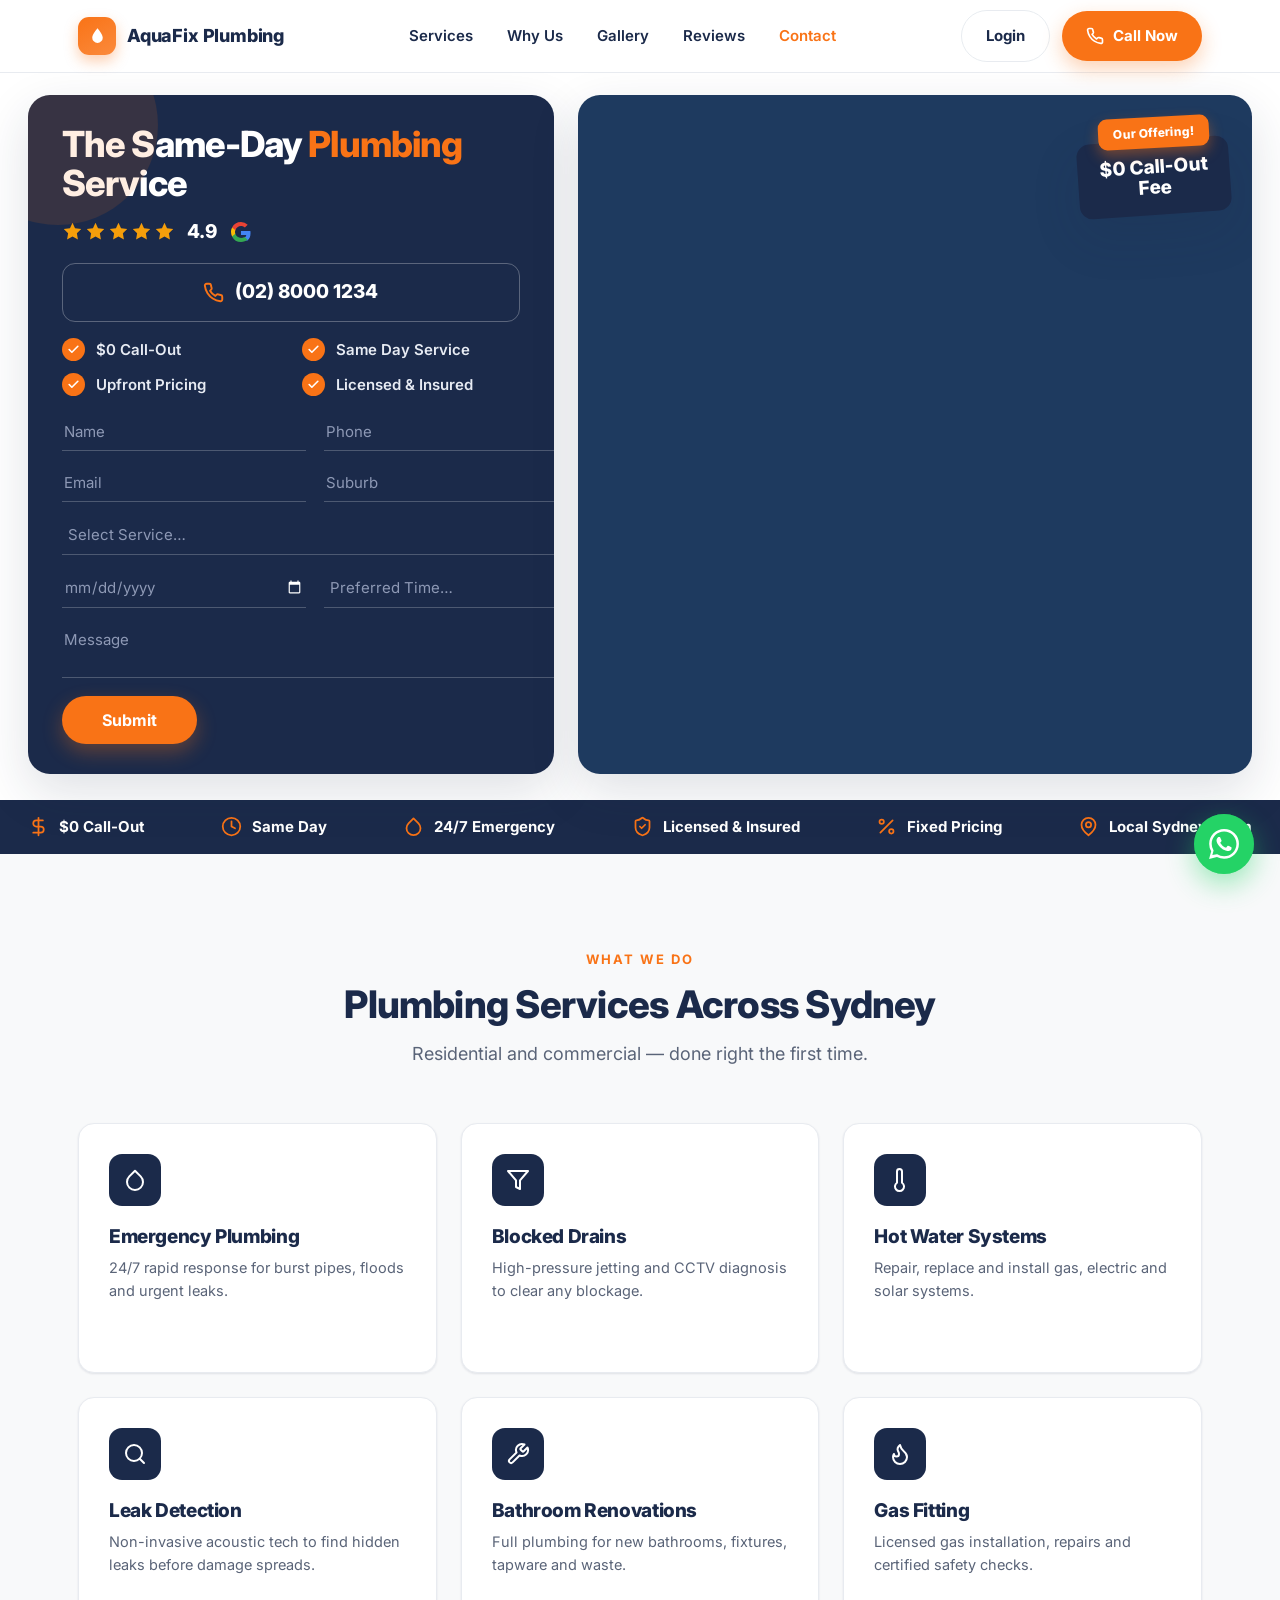
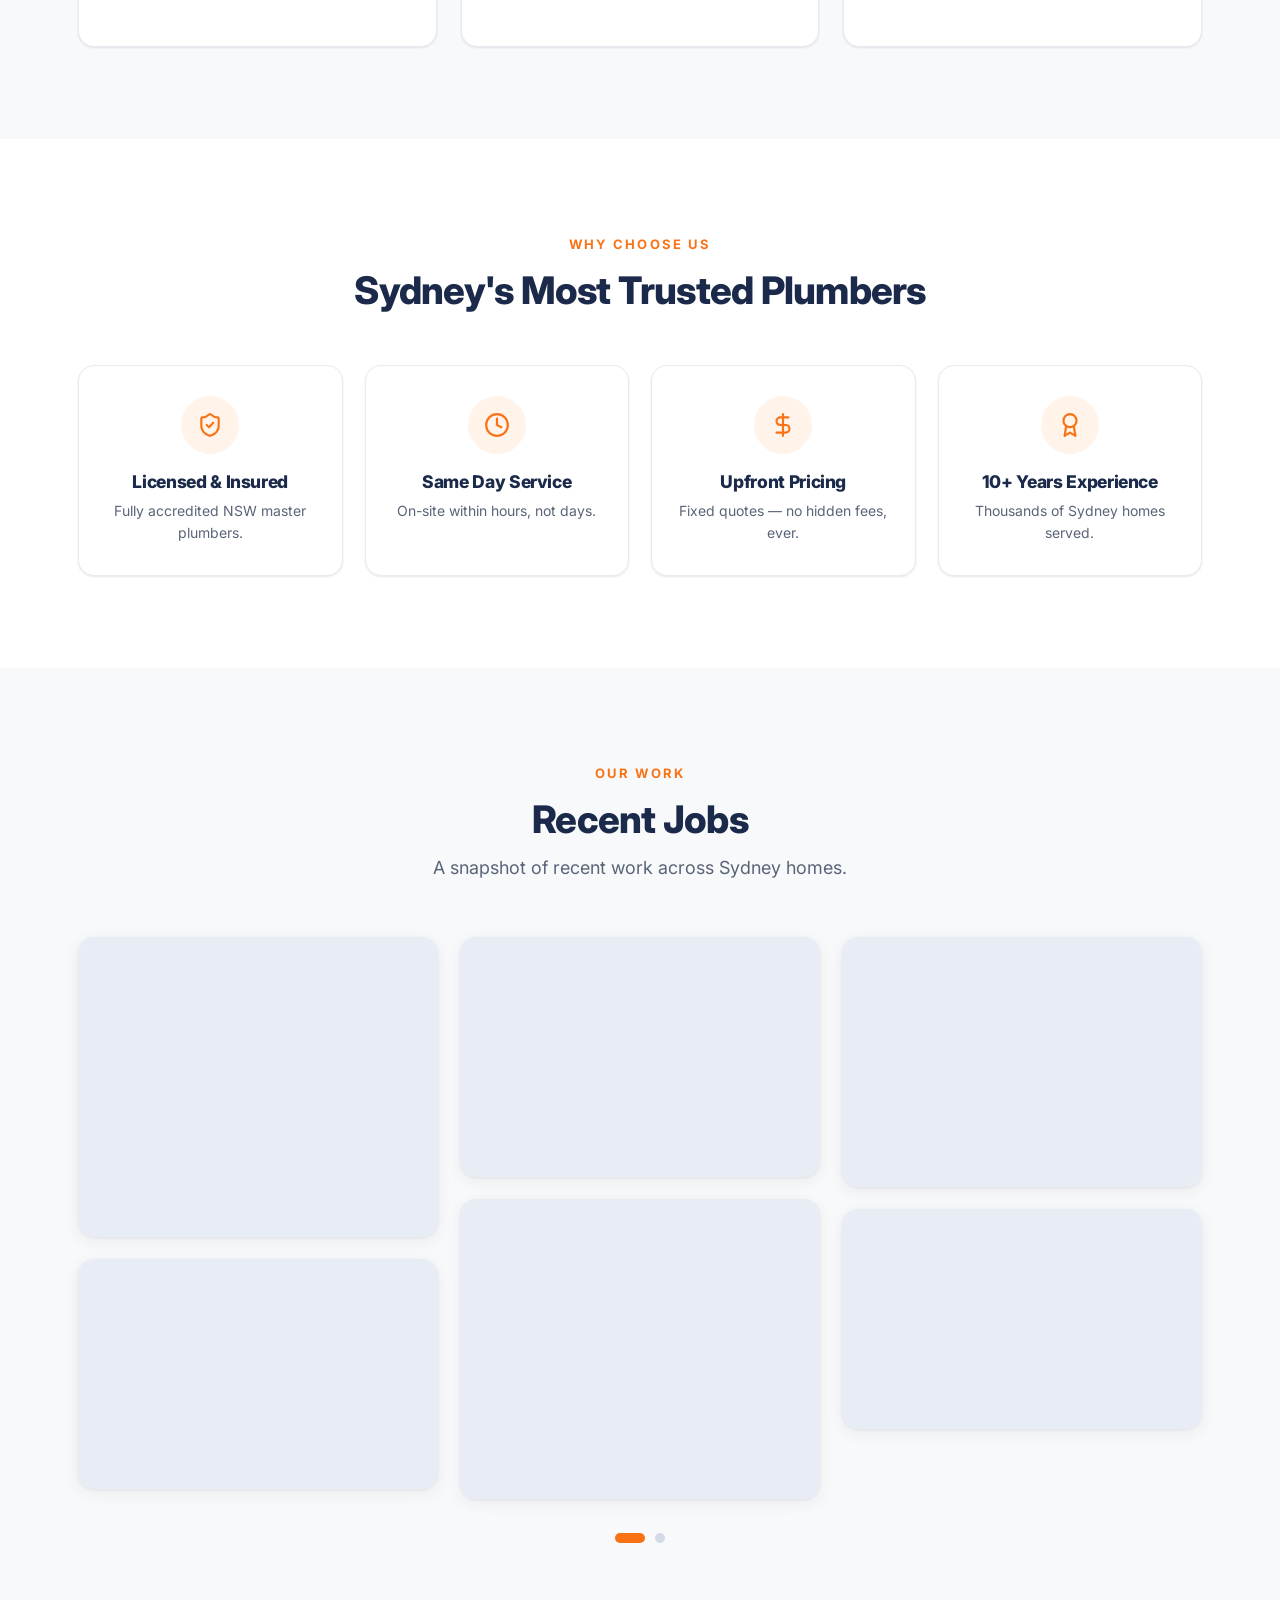
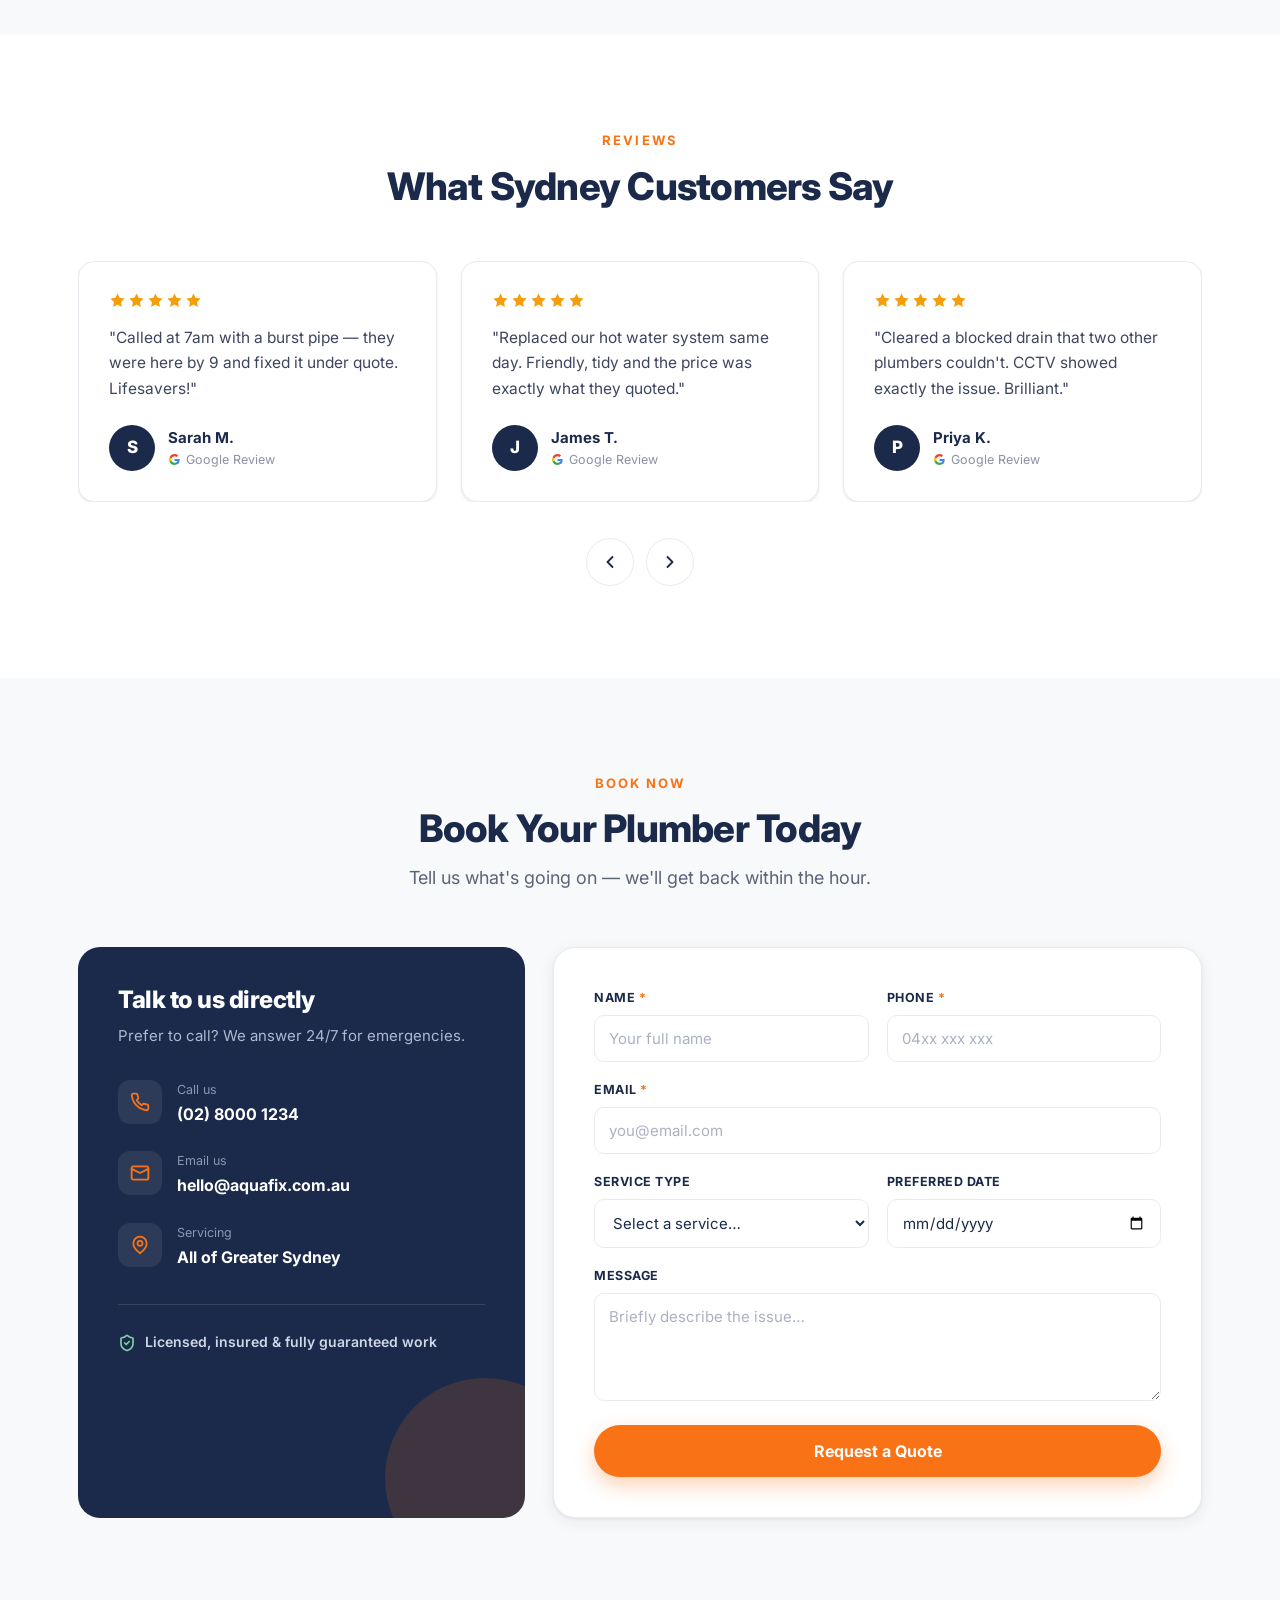
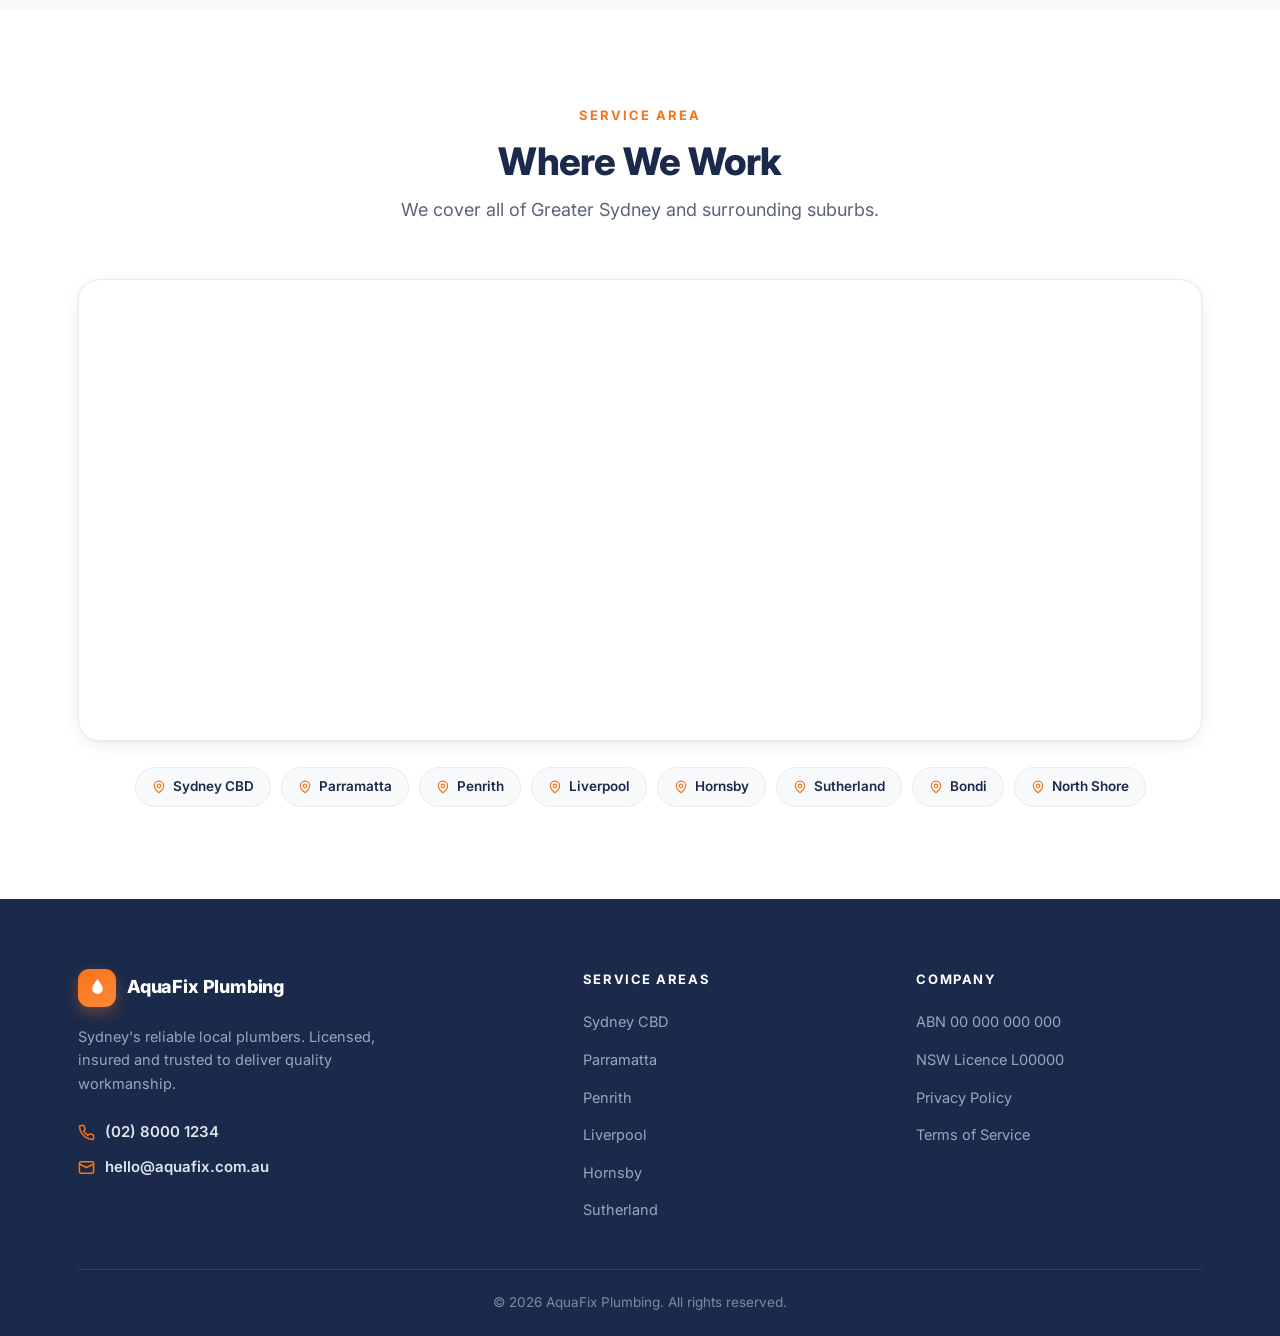
<file: index.html>
<!DOCTYPE html>
<html lang="en-AU">
<head>
<meta charset="UTF-8">
<meta name="viewport" content="width=device-width, initial-scale=1">
<title>AquaFix Plumbing — Your Trusted Local Plumber in Sydney</title>
<link rel="preconnect" href="https://fonts.googleapis.com">
<link rel="preconnect" href="https://fonts.gstatic.com" crossorigin>
<link href="https://fonts.googleapis.com/css2?family=Inter:wght@400;500;600;700;800;900&display=swap" rel="stylesheet">
<link rel="stylesheet" href="styles.css">
</head>
<body>
<div class="announcement-bar" id="announcementBar" style="display:none;background:var(--navy);color:#fff;text-align:center;font-size:13.5px;font-weight:600;padding:9px 16px" id="announcementBar"></div>

<!-- ============ NAV ============ -->
<header class="nav" id="nav">
  <div class="wrap nav-inner">
    <a href="#top" class="brand">
      <span class="brand-mark">
        <svg viewBox="0 0 24 24" fill="currentColor"><path d="M12 2.5c2.2 3 6 7 6 10.8a6 6 0 0 1-12 0C6 9.5 9.8 5.5 12 2.5z"/></svg>
      </span>
      <span class="business-name">AquaFix Plumbing</span>
    </a>

    <nav class="nav-links">
      <a href="#services">Services</a>
      <a href="#why">Why Us</a>
      <a href="#gallery">Gallery</a>
      <a href="#reviews">Reviews</a>
      <a href="#contact">Contact</a>
    </nav>

    <div class="nav-cta">
      <a href="#" class="btn btn-ghost">Login</a>
      <a href="tel:0280001234" class="btn btn-orange">
        <svg viewBox="0 0 24 24" fill="none" stroke="currentColor" stroke-width="2.2" stroke-linecap="round" stroke-linejoin="round"><path d="M22 16.92v3a2 2 0 0 1-2.18 2 19.79 19.79 0 0 1-8.63-3.07 19.5 19.5 0 0 1-6-6 19.79 19.79 0 0 1-3.07-8.67A2 2 0 0 1 4.11 2h3a2 2 0 0 1 2 1.72c.13.96.36 1.9.7 2.81a2 2 0 0 1-.45 2.11L8.09 9.91a16 16 0 0 0 6 6l1.27-1.27a2 2 0 0 1 2.11-.45c.9.34 1.85.57 2.81.7A2 2 0 0 1 22 16.92z"/></svg>
        Call Now
      </a>
      <button class="nav-toggle" id="navToggle" aria-label="Menu">
        <svg viewBox="0 0 24 24" fill="none" stroke="currentColor" stroke-width="2.2" stroke-linecap="round"><path d="M3 6h18M3 12h18M3 18h18"/></svg>
      </button>
    </div>
  </div>
</header>

<!-- mobile drawer -->
<div class="drawer" id="drawer">
  <div class="drawer-bg" data-close></div>
  <div class="drawer-panel">
    <div class="drawer-top">
      <span class="brand"><span class="brand-mark brand-mark--drawer"><svg viewBox="0 0 24 24" fill="currentColor"><path d="M12 2.5c2.2 3 6 7 6 10.8a6 6 0 0 1-12 0C6 9.5 9.8 5.5 12 2.5z"/></svg></span></span>
      <button class="nav-toggle" data-close aria-label="Close">
        <svg viewBox="0 0 24 24" fill="none" stroke="currentColor" stroke-width="2.2" stroke-linecap="round"><path d="M18 6 6 18M6 6l12 12"/></svg>
      </button>
    </div>
    <a class="dlink" href="#services" data-close>Services</a>
    <a class="dlink" href="#why" data-close>Why Us</a>
    <a class="dlink" href="#gallery" data-close>Gallery</a>
    <a class="dlink" href="#reviews" data-close>Reviews</a>
    <a class="dlink" href="#contact" data-close>Contact</a>
    <div class="drawer-actions">
      <a href="#" class="btn btn-ghost" data-close>Login</a>
      <a href="tel:0280001234" class="btn btn-orange" data-close>Call (02) 8000 1234</a>
    </div>
  </div>
</div>

<span id="top"></span>

<!-- ============ HERO ============ -->
<section class="hero">
  <div class="wrap hero-grid">

    <!-- left: form card -->
    <div class="hero-card">
      <div id="heroFormWrap">
        <h1 id="heroHeading">The Same-Day <span class="text-orange">Plumbing</span> Service</h1>
        <p id="heroSubheading" style="display:none;color:#c8d0e0;font-size:14.5px;margin-bottom:10px;line-height:1.5"></p>
        <div class="hero-rating">
          <span class="stars" data-stars="5"></span>
          <span class="score">4.9</span>
          <span class="gmark" id="heroG"></span>
        </div>
        <a href="tel:0280001234" class="hero-phonebtn">
          <svg viewBox="0 0 24 24" fill="none" stroke="currentColor" stroke-width="2.2" stroke-linecap="round" stroke-linejoin="round"><path d="M22 16.92v3a2 2 0 0 1-2.18 2 19.79 19.79 0 0 1-8.63-3.07 19.5 19.5 0 0 1-6-6 19.79 19.79 0 0 1-3.07-8.67A2 2 0 0 1 4.11 2h3a2 2 0 0 1 2 1.72c.13.96.36 1.9.7 2.81a2 2 0 0 1-.45 2.11L8.09 9.91a16 16 0 0 0 6 6l1.27-1.27a2 2 0 0 1 2.11-.45c.9.34 1.85.57 2.81.7A2 2 0 0 1 22 16.92z"/></svg>
          (02) 8000 1234
        </a>
        <ul class="hero-checks" id="heroChecks"></ul>

        <form class="hero-form" id="heroForm" novalidate>
          <div class="hgrid">
            <div class="hfield"><input type="text" name="name" placeholder="Name" required></div>
            <div class="hfield"><input type="tel" name="phone" placeholder="Phone" required></div>
            <div class="hfield"><input type="email" name="email" placeholder="Email" required></div>
            <div class="hfield"><input type="text" name="suburb" placeholder="Suburb"></div>
            <div class="hfield full">
              <select name="service">
                <option value="">Select Service…</option>
                <option>Emergency Plumbing</option>
                <option>Blocked Drains</option>
                <option>Hot Water Systems</option>
                <option>Leak Detection</option>
                <option>Bathroom Renovations</option>
                <option>Gas Fitting</option>
              </select>
            </div>
            <div class="hfield"><input type="date" name="date"></div>
            <div class="hfield">
              <select name="time">
                <option value="">Preferred Time…</option>
                <option>Morning (8am–12pm)</option>
                <option>Afternoon (12pm–5pm)</option>
                <option>Evening (5pm–8pm)</option>
                <option>ASAP / Emergency</option>
              </select>
            </div>
            <div class="hfield full"><textarea name="message" placeholder="Message"></textarea></div>
          </div>
          <div class="hero-submit">
            <button type="submit" class="btn btn-orange">Submit</button>
          </div>
        </form>
      </div>

      <div class="hero-success" id="heroSuccess">
        <div class="check"><svg viewBox="0 0 24 24" fill="none" stroke="currentColor" stroke-width="2.4" stroke-linecap="round" stroke-linejoin="round"><path d="M20 6 9 17l-5-5"/></svg></div>
        <h2>Thanks — request received!</h2>
        <p>One of our Sydney plumbers will call you back within the hour.</p>
      </div>
    </div>

    <!-- right: team photo -->
    <div class="hero-photo">
      <div id="hero-photo"></div>
      <div class="hero-offer" id="heroBadge">
        <span class="tag">Our Offering!</span>
        <div class="box" id="heroBadgeBox">$0 Call-Out<br>Fee</div>
      </div>
    </div>

  </div>

  <div class="hero-strip">
    <div class="wrap" id="heroStrip"></div>
  </div>
</section>

<!-- ============ SERVICES ============ -->
<section class="section section--grey" id="services">
  <div class="wrap">
    <div class="sec-head">
      <span class="eyebrow">What We Do</span>
      <h2>Plumbing Services Across Sydney</h2>
      <p>Residential and commercial — done right the first time.</p>
    </div>
    <div class="svc-grid" id="svcGrid"></div>
  </div>
</section>

<!-- ============ WHY CHOOSE US ============ -->
<section class="section" id="why">
  <div class="wrap">
    <div class="sec-head">
      <span class="eyebrow">Why Choose Us</span>
      <h2>Sydney's Most Trusted Plumbers</h2>
    </div>
    <div class="why-grid" id="whyGrid"></div>
  </div>
</section>

<!-- ============ GALLERY ============ -->
<section class="section section--grey" id="gallery">
  <div class="wrap">
    <div class="sec-head">
      <span class="eyebrow">Our Work</span>
      <h2>Recent Jobs</h2>
      <p>A snapshot of recent work across Sydney homes.</p>
    </div>

    <div class="gallery-page active" data-page="0">
      <div class="masonry">
        <div class="gal-ph" style="height:300px"></div>
        <div class="gal-ph" style="height:230px"></div>
        <div class="gal-ph" style="height:240px"></div>
        <div class="gal-ph" style="height:300px"></div>
        <div class="gal-ph" style="height:250px"></div>
        <div class="gal-ph" style="height:220px"></div>
      </div>
    </div>
    <div class="gallery-page" data-page="1">
      <div class="masonry">
        <div class="gal-ph" style="height:240px"></div>
        <div class="gal-ph" style="height:300px"></div>
        <div class="gal-ph" style="height:230px"></div>
        <div class="gal-ph" style="height:300px"></div>
        <div class="gal-ph" style="height:230px"></div>
        <div class="gal-ph" style="height:250px"></div>
      </div>
    </div>

    <div class="dots" id="galleryDots">
      <button class="active" data-go="0" aria-label="Page 1"></button>
      <button data-go="1" aria-label="Page 2"></button>
    </div>
  </div>
</section>

<!-- ============ REVIEWS ============ -->
<section class="section" id="reviews">
  <div class="wrap">
    <div class="sec-head">
      <span class="eyebrow">Reviews</span>
      <h2>What Sydney Customers Say</h2>
    </div>
    <div class="rev-viewport">
      <div class="rev-track" id="revTrack"></div>
    </div>
    <div class="carousel-nav">
      <button class="cnav" id="revPrev" aria-label="Previous">
        <svg viewBox="0 0 24 24" fill="none" stroke="currentColor" stroke-width="2.2" stroke-linecap="round" stroke-linejoin="round"><path d="m15 18-6-6 6-6"/></svg>
      </button>
      <div class="rev-dots" id="revDots"></div>
      <button class="cnav" id="revNext" aria-label="Next">
        <svg viewBox="0 0 24 24" fill="none" stroke="currentColor" stroke-width="2.2" stroke-linecap="round" stroke-linejoin="round"><path d="m9 18 6-6-6-6"/></svg>
      </button>
    </div>
  </div>
</section>

<!-- ============ BOOKING ============ -->
<section class="section section--grey" id="contact">
  <div class="wrap">
    <div class="sec-head">
      <span class="eyebrow">Book Now</span>
      <h2>Book Your Plumber Today</h2>
      <p>Tell us what's going on — we'll get back within the hour.</p>
    </div>

    <div class="book-grid">
      <aside class="book-info">
        <h3>Talk to us directly</h3>
        <p>Prefer to call? We answer 24/7 for emergencies.</p>
        <div class="contact-row">
          <span class="contact-ic"><svg viewBox="0 0 24 24" fill="none" stroke="currentColor" stroke-width="2.2" stroke-linecap="round" stroke-linejoin="round"><path d="M22 16.92v3a2 2 0 0 1-2.18 2 19.79 19.79 0 0 1-8.63-3.07 19.5 19.5 0 0 1-6-6 19.79 19.79 0 0 1-3.07-8.67A2 2 0 0 1 4.11 2h3a2 2 0 0 1 2 1.72c.13.96.36 1.9.7 2.81a2 2 0 0 1-.45 2.11L8.09 9.91a16 16 0 0 0 6 6l1.27-1.27a2 2 0 0 1 2.11-.45c.9.34 1.85.57 2.81.7A2 2 0 0 1 22 16.92z"/></svg></span>
          <div><div class="lbl">Call us</div><div class="val">(02) 8000 1234</div></div>
        </div>
        <div class="contact-row">
          <span class="contact-ic"><svg viewBox="0 0 24 24" fill="none" stroke="currentColor" stroke-width="2.2" stroke-linecap="round" stroke-linejoin="round"><rect x="2" y="4" width="20" height="16" rx="2"/><path d="m22 7-10 5L2 7"/></svg></span>
          <div><div class="lbl">Email us</div><div class="val">hello@aquafix.com.au</div></div>
        </div>
        <div class="contact-row">
          <span class="contact-ic"><svg viewBox="0 0 24 24" fill="none" stroke="currentColor" stroke-width="2.2" stroke-linecap="round" stroke-linejoin="round"><path d="M20 10c0 6-8 12-8 12s-8-6-8-12a8 8 0 0 1 16 0z"/><circle cx="12" cy="10" r="3"/></svg></span>
          <div><div class="lbl">Servicing</div><div class="val">All of Greater Sydney</div></div>
        </div>
        <div class="book-trust">
          <svg viewBox="0 0 24 24" fill="none" stroke="currentColor" stroke-width="2.2" stroke-linecap="round" stroke-linejoin="round"><path d="M20 13c0 5-3.5 7.5-7.7 8.95a1 1 0 0 1-.6.01C7.5 20.5 4 18 4 13V6a1 1 0 0 1 1-1c2 0 4.5-1.2 6.24-2.72a1.17 1.17 0 0 1 1.52 0C14.51 3.81 17 5 19 5a1 1 0 0 1 1 1z"/><path d="m9 12 2 2 4-4"/></svg>
          Licensed, insured &amp; fully guaranteed work
        </div>
      </aside>

      <div class="book-form">
        <form id="bookForm" novalidate>
          <div class="form-grid">
            <div class="field">
              <label>Name <span class="req">*</span></label>
              <input type="text" name="name" placeholder="Your full name" required>
              <span class="err-msg">Please enter your name</span>
            </div>
            <div class="field">
              <label>Phone <span class="req">*</span></label>
              <input type="tel" name="phone" placeholder="04xx xxx xxx" required>
              <span class="err-msg">Please enter a valid phone</span>
            </div>
            <div class="field full">
              <label>Email <span class="req">*</span></label>
              <input type="email" name="email" placeholder="you@email.com" required>
              <span class="err-msg">Please enter a valid email</span>
            </div>
            <div class="field">
              <label>Service Type</label>
              <select name="service">
                <option value="">Select a service…</option>
                <option>Emergency Plumbing</option>
                <option>Blocked Drains</option>
                <option>Hot Water Systems</option>
                <option>Leak Detection</option>
                <option>Bathroom Renovations</option>
                <option>Gas Fitting</option>
                <option>Other</option>
              </select>
            </div>
            <div class="field">
              <label>Preferred Date</label>
              <input type="date" name="date">
            </div>
            <div class="field full">
              <label>Message</label>
              <textarea name="message" placeholder="Briefly describe the issue…"></textarea>
            </div>
            <div class="field full form-submit">
              <button type="submit" class="btn btn-orange btn-lg">Request a Quote</button>
            </div>
          </div>
        </form>
        <div class="form-success" id="formSuccess">
          <div class="check"><svg viewBox="0 0 24 24" fill="none" stroke="currentColor" stroke-width="2.4" stroke-linecap="round" stroke-linejoin="round"><path d="M20 6 9 17l-5-5"/></svg></div>
          <h3>Request received!</h3>
          <p>Thanks — one of our Sydney plumbers will call you back within the hour.</p>
        </div>
      </div>
    </div>
  </div>
</section>

<!-- ============ MAP ============ -->
<section class="section" id="area">
  <div class="wrap">
    <div class="sec-head">
      <span class="eyebrow">Service Area</span>
      <h2>Where We Work</h2>
      <p>We cover all of Greater Sydney and surrounding suburbs.</p>
    </div>
    <div class="map-wrap">
      <iframe loading="lazy" referrerpolicy="no-referrer-when-downgrade"
        src="https://www.google.com/maps?q=Sydney%20NSW%20Australia&z=10&output=embed"></iframe>
    </div>
    <div class="map-chips" id="mapChips"></div>
  </div>
</section>

<!-- ============ FOOTER ============ -->
<footer class="footer">
  <div class="wrap">
    <div class="footer-grid">
      <div>
        <a href="#top" class="brand">
          <span class="brand-mark"><svg viewBox="0 0 24 24" fill="currentColor"><path d="M12 2.5c2.2 3 6 7 6 10.8a6 6 0 0 1-12 0C6 9.5 9.8 5.5 12 2.5z"/></svg></span>
          <span class="business-name">AquaFix Plumbing</span>
        </a>
        <p class="footer-tag">Sydney's reliable local plumbers. Licensed, insured and trusted to deliver quality workmanship.</p>
        <div class="footer-contact">
          <a href="tel:0280001234"><svg viewBox="0 0 24 24" fill="none" stroke="currentColor" stroke-width="2.2" stroke-linecap="round" stroke-linejoin="round"><path d="M22 16.92v3a2 2 0 0 1-2.18 2 19.79 19.79 0 0 1-8.63-3.07 19.5 19.5 0 0 1-6-6 19.79 19.79 0 0 1-3.07-8.67A2 2 0 0 1 4.11 2h3a2 2 0 0 1 2 1.72c.13.96.36 1.9.7 2.81a2 2 0 0 1-.45 2.11L8.09 9.91a16 16 0 0 0 6 6l1.27-1.27a2 2 0 0 1 2.11-.45c.9.34 1.85.57 2.81.7A2 2 0 0 1 22 16.92z"/></svg> (02) 8000 1234</a>
          <a href="mailto:hello@aquafix.com.au"><svg viewBox="0 0 24 24" fill="none" stroke="currentColor" stroke-width="2.2" stroke-linecap="round" stroke-linejoin="round"><rect x="2" y="4" width="20" height="16" rx="2"/><path d="m22 7-10 5L2 7"/></svg> hello@aquafix.com.au</a>
        </div>
      </div>
      <div class="footer-col">
        <h4>Service Areas</h4>
        <ul id="footerAreas">
          <li><a href="#area">Sydney CBD</a></li>
          <li><a href="#area">Parramatta</a></li>
          <li><a href="#area">Penrith</a></li>
          <li><a href="#area">Liverpool</a></li>
          <li><a href="#area">Hornsby</a></li>
          <li><a href="#area">Sutherland</a></li>
        </ul>
      </div>
      <div class="footer-col">
        <h4>Company</h4>
        <ul>
          <li id="footerAbn"><a href="#">ABN 00 000 000 000</a></li>
          <li id="footerLicence"><a href="#">NSW Licence L00000</a></li>
          <li><a href="#">Privacy Policy</a></li>
          <li><a href="#">Terms of Service</a></li>
        </ul>
      </div>
    </div>
    <div class="footer-bar">© 2026 AquaFix Plumbing. All rights reserved.</div>
  </div>
</footer>

<!-- floating WhatsApp --><a href="#" class="fab-wa" aria-label="WhatsApp us">
  <svg viewBox="0 0 24 24" fill="currentColor"><path d="M.057 24l1.687-6.163a11.867 11.867 0 0 1-1.587-5.946C.16 5.335 5.495 0 12.05 0a11.817 11.817 0 0 1 8.413 3.488 11.824 11.824 0 0 1 3.48 8.414c-.003 6.557-5.338 11.892-11.893 11.892a11.9 11.9 0 0 1-5.688-1.448L.057 24zm6.597-3.807c1.676.995 3.276 1.591 5.392 1.592 5.448 0 9.886-4.434 9.889-9.885.002-5.462-4.415-9.89-9.881-9.892-5.452 0-9.887 4.434-9.889 9.884a9.86 9.86 0 0 0 1.51 5.26l-.999 3.648 3.477-.607zm11.387-5.464c-.074-.124-.272-.198-.57-.347-.297-.149-1.758-.868-2.031-.967-.272-.099-.47-.149-.669.149-.198.297-.768.967-.941 1.165-.173.198-.347.223-.644.074-.297-.149-1.255-.462-2.39-1.475-.883-.788-1.48-1.761-1.653-2.059-.173-.297-.018-.458.13-.606.134-.133.297-.347.446-.521.151-.172.2-.296.3-.495.099-.198.05-.372-.025-.521-.075-.148-.669-1.611-.916-2.206-.242-.579-.487-.501-.669-.51l-.57-.01c-.198 0-.52.074-.792.372s-1.04 1.016-1.04 2.479 1.065 2.876 1.213 3.074c.149.198 2.095 3.2 5.076 4.487.709.306 1.263.489 1.694.626.712.226 1.36.194 1.872.118.571-.085 1.758-.719 2.006-1.413.248-.694.248-1.289.173-1.413z"/></svg>
</a>

<!-- mobile sticky action bar -->
<div class="mobile-bar">
  <a href="#" class="mbtn mbtn-wa" aria-label="WhatsApp us">
    <svg viewBox="0 0 24 24" fill="currentColor"><path d="M.057 24l1.687-6.163a11.867 11.867 0 0 1-1.587-5.946C.16 5.335 5.495 0 12.05 0a11.817 11.817 0 0 1 8.413 3.488 11.824 11.824 0 0 1 3.48 8.414c-.003 6.557-5.338 11.892-11.893 11.892a11.9 11.9 0 0 1-5.688-1.448L.057 24zm6.597-3.807c1.676.995 3.276 1.591 5.392 1.592 5.448 0 9.886-4.434 9.889-9.885.002-5.462-4.415-9.89-9.881-9.892-5.452 0-9.887 4.434-9.889 9.884a9.86 9.86 0 0 0 1.51 5.26l-.999 3.648 3.477-.607zm11.387-5.464c-.074-.124-.272-.198-.57-.347-.297-.149-1.758-.868-2.031-.967-.272-.099-.47-.149-.669.149-.198.297-.768.967-.941 1.165-.173.198-.347.223-.644.074-.297-.149-1.255-.462-2.39-1.475-.883-.788-1.48-1.761-1.653-2.059-.173-.297-.018-.458.13-.606.134-.133.297-.347.446-.521.151-.172.2-.296.3-.495.099-.198.05-.372-.025-.521-.075-.148-.669-1.611-.916-2.206-.242-.579-.487-.501-.669-.51l-.57-.01c-.198 0-.52.074-.792.372s-1.04 1.016-1.04 2.479 1.065 2.876 1.213 3.074c.149.198 2.095 3.2 5.076 4.487.709.306 1.263.489 1.694.626.712.226 1.36.194 1.872.118.571-.085 1.758-.719 2.006-1.413.248-.694.248-1.289.173-1.413z"/></svg>
    WhatsApp
  </a>
  <a href="tel:0280001234" class="mbtn mbtn-call">
    <svg viewBox="0 0 24 24" fill="none" stroke="currentColor" stroke-width="2.2" stroke-linecap="round" stroke-linejoin="round"><path d="M22 16.92v3a2 2 0 0 1-2.18 2 19.79 19.79 0 0 1-8.63-3.07 19.5 19.5 0 0 1-6-6 19.79 19.79 0 0 1-3.07-8.67A2 2 0 0 1 4.11 2h3a2 2 0 0 1 2 1.72c.13.96.36 1.9.7 2.81a2 2 0 0 1-.45 2.11L8.09 9.91a16 16 0 0 0 6 6l1.27-1.27a2 2 0 0 1 2.11-.45c.9.34 1.85.57 2.81.7A2 2 0 0 1 22 16.92z"/></svg>
    Call Now
  </a>
</div>

<script src="config.js"></script>
<script src="app.js"></script>
</body>
</html>
</file>
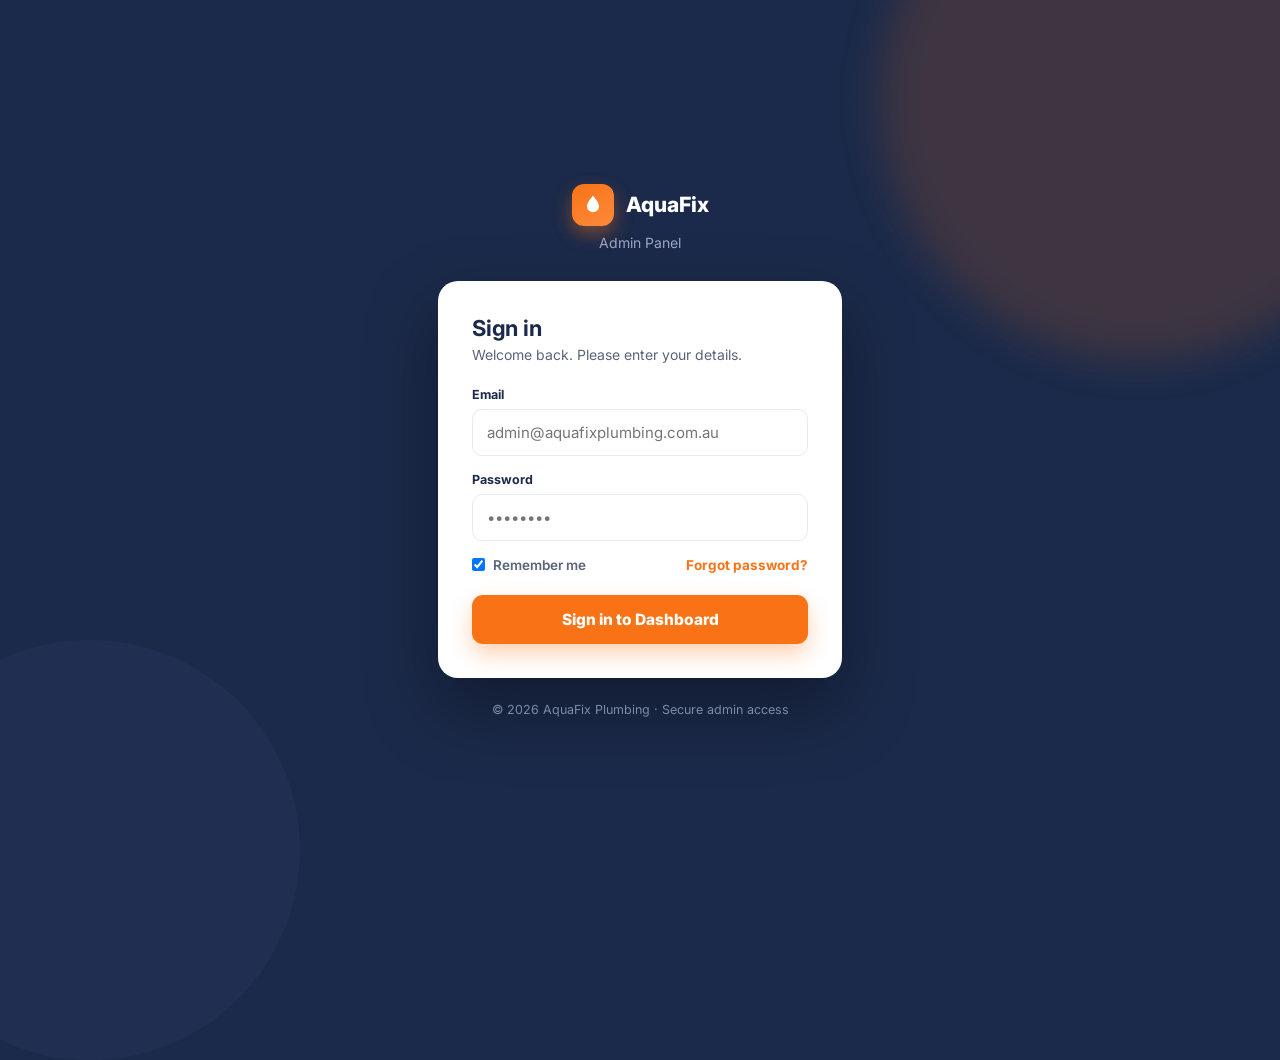
<file: admin/index.html>
<!DOCTYPE html>
<html lang="en-AU">
<head>
<meta charset="UTF-8">
<meta name="viewport" content="width=device-width, initial-scale=1">
<title>AquaFix Admin · Dashboard</title>
<link rel="preconnect" href="https://fonts.googleapis.com">
<link rel="preconnect" href="https://fonts.gstatic.com" crossorigin>
<link href="https://fonts.googleapis.com/css2?family=Inter:wght@400;500;600;700;800;900&display=swap" rel="stylesheet">
<link rel="stylesheet" href="admin.css">
</head>
<body>
<div class="shell">

  <!-- ================= SIDEBAR ================= -->
  <aside class="sidebar" id="sidebar">
    <div class="sb-brand">
      <span class="sb-mark"><svg viewBox="0 0 24 24" fill="currentColor"><path d="M12 2.5c2.2 3 6 7 6 10.8a6 6 0 0 1-12 0C6 9.5 9.8 5.5 12 2.5z"/></svg></span>
      AquaFix
    </div>
    <div class="sb-sub">Admin Panel</div>
    <nav class="sb-nav" id="sbNav">
      <div class="sb-label">Overview</div>
      <button class="sb-item active" data-nav="dashboard"></button>
      <div class="sb-label">Content</div>
      <button class="sb-item" data-nav="settings"></button>
      <button class="sb-item" data-nav="branding"></button>
      <button class="sb-item" data-nav="hero"></button>
      <button class="sb-item" data-nav="services"></button>
      <button class="sb-item" data-nav="whyus"></button>
      <button class="sb-item" data-nav="gallery"></button>
      <button class="sb-item" data-nav="testimonials"></button>
      <div class="sb-label">Configuration</div>
      <button class="sb-item" data-nav="contact"></button>
      <button class="sb-item" data-nav="serviceareas"></button>
      <button class="sb-item" data-nav="social"></button>
      <button class="sb-item" data-nav="enquiries"></button>
    </nav>
    <div class="sb-foot">
      <a class="sb-item sb-item--ghost" href="../index.html" target="_blank" rel="noopener" id="previewBtn"></a>
      <button class="sb-item sb-item--ghost" id="logoutBtn"></button>
    </div>
  </aside>
  <div class="sb-scrim" id="sbScrim"></div>

  <!-- ================= MAIN ================= -->
  <div class="main">
    <header class="topbar">
      <button class="hamb" id="hamb" aria-label="Menu"></button>
      <div>
        <h1 id="pageTitle">Dashboard</h1>
      </div>
      <div class="topbar-spacer"></div>
      <div class="topbar-actions">
        <a class="btn btn-ghost btn-sm" href="../index.html" target="_blank" rel="noopener" id="topPreview"></a>
        <div class="admin-user">
          <div class="meta" style="text-align:right">
            <div class="nm" id="adminWelcome">Admin</div>
            <div class="rl">Owner · Admin</div>
          </div>
          <div class="av" id="adminAvatar">?</div>
        </div>
      </div>
    </header>

    <main class="content">

      <!-- ===== DASHBOARD ===== -->
      <section class="panel active" data-panel="dashboard">
        <div class="panel-head">
          <h2>Welcome back, <span id="adminWelcomeDash">Admin</span> 👋</h2>
          <p>Here's what's happening with AquaFix Plumbing this week.</p>
        </div>
        <div class="stat-grid" id="statGrid"></div>
        <div class="card">
          <div class="card-head">
            <div><h3>Recent Enquiries</h3><p>Last 5 form submissions</p></div>
            <button class="btn btn-soft btn-sm" data-nav="enquiries">View all</button>
          </div>
          <div class="tbl-wrap">
            <table class="tbl">
              <thead><tr><th>Name</th><th>Service</th><th>Date</th><th>Status</th></tr></thead>
              <tbody id="dashRecent"></tbody>
            </table>
          </div>
        </div>
      </section>

      <!-- ===== SITE SETTINGS ===== -->
      <section class="panel" data-panel="settings">
        <div class="panel-head"><h2>Site Settings</h2><p>Core business details shown across your website.</p></div>
        <div class="card card-pad">
          <div class="form-grid">
            <div class="field"><label>Business Name</label><input id="settingsBusinessName" type="text" value="AquaFix Plumbing"></div>
            <div class="field"><label>Tagline</label><input id="settingsTagline" type="text" value="Your Trusted Local Plumber in Sydney"></div>
            <div class="field"><label>ABN</label><input id="settingsAbn" type="text" value="00 000 000 000"></div>
            <div class="field"><label>Licence Number</label><input id="settingsLicence" type="text" value="NSW L00000"></div>
            <div class="field full">
              <label>Announcement Bar Text</label>
              <input id="settingsAnnouncement" type="text" value="⚡ Same-day service available — call before 2pm!">
              <span class="hint">Shows as a scrolling bar at the very top of the site.</span>
            </div>
          </div>
          <div class="toggle-row" style="margin-top:6px">
            <div class="tr-info"><h4>Show announcement bar</h4><p>Toggle the top banner on or off.</p></div>
            <label class="switch"><input id="settingsAnnouncementOn" type="checkbox" checked><span class="track"></span></label>
          </div>
          <div class="save-bar">
            <span class="note"><svg viewBox="0 0 24 24" fill="none" stroke="currentColor" stroke-width="2.4" stroke-linecap="round" stroke-linejoin="round"><polyline points="20 6 9 17 4 12"/></svg>All changes saved automatically as draft</span>
            <button class="btn btn-ghost" id="settingsDiscard2">Discard</button>
            <button class="btn btn-orange" id="settingsSave2">Save Changes</button>
          </div>
        </div>
      </section>

      <!-- ===== BRANDING ===== -->
      <section class="panel" data-panel="branding">
        <div class="panel-head"><h2>Branding &amp; Logo</h2><p>Upload brand assets and set your colour palette.</p></div>
        <div class="form-grid" style="align-items:start">
          <div class="card card-pad">
            <h3 style="font-size:15px;margin-bottom:14px">Logo</h3>
            <div class="uploader" data-upload="logo">
              <div class="uic"><svg viewBox="0 0 24 24" fill="none" stroke="currentColor" stroke-width="2" stroke-linecap="round" stroke-linejoin="round"><path d="M21 15v4a2 2 0 0 1-2 2H5a2 2 0 0 1-2-2v-4"/><polyline points="17 8 12 3 7 8"/><line x1="12" y1="3" x2="12" y2="15"/></svg></div>
              <h4>Drop your logo here</h4>
              <p>or <span class="browse">browse files</span> · PNG, SVG up to 2MB</p>
            </div>
          </div>
          <div class="card card-pad">
            <h3 style="font-size:15px;margin-bottom:14px">Favicon</h3>
            <div class="uploader" data-upload="favicon">
              <div class="uic"><svg viewBox="0 0 24 24" fill="none" stroke="currentColor" stroke-width="2" stroke-linecap="round" stroke-linejoin="round"><path d="M21 15v4a2 2 0 0 1-2 2H5a2 2 0 0 1-2-2v-4"/><polyline points="17 8 12 3 7 8"/><line x1="12" y1="3" x2="12" y2="15"/></svg></div>
              <h4>Drop favicon here</h4>
              <p>or <span class="browse">browse files</span> · 32×32 ICO/PNG</p>
            </div>
          </div>
        </div>
        <div class="card card-pad" style="margin-top:18px">
          <h3 style="font-size:15px;margin-bottom:16px">Colour Palette</h3>
          <div class="color-grid">
            <label class="color-field"><input type="color" value="#1B2A4A" data-color="primary"><span class="ci"><span class="lbl">Primary colour</span><span class="hex">#1B2A4A</span></span></label>
            <label class="color-field"><input type="color" value="#F97316" data-color="accent"><span class="ci"><span class="lbl">Accent colour</span><span class="hex">#F97316</span></span></label>
            <label class="color-field"><input type="color" value="#FFFFFF" data-color="bg"><span class="ci"><span class="lbl">Background colour</span><span class="hex">#FFFFFF</span></span></label>
            <label class="color-field"><input type="color" value="#1B2A4A" data-color="text"><span class="ci"><span class="lbl">Text colour</span><span class="hex">#1B2A4A</span></span></label>
          </div>
          <div class="swatch-preview" id="swatchPreview"></div>
          <div class="field" style="margin-top:18px;max-width:340px">
            <label>Font Family</label>
            <select id="fontSelect">
              <option>Inter</option><option>Poppins</option><option>Manrope</option>
              <option>Work Sans</option><option>DM Sans</option><option>Helvetica Neue</option>
            </select>
            <div class="font-sample" id="fontSample">AquaFix Plumbing — Sydney</div>
          </div>
          <div class="save-bar">
            <button class="btn btn-ghost" id="brandingReset">Reset</button>
            <button class="btn btn-orange" id="brandingSave">Save Changes</button>
          </div>
        </div>
      </section>

      <!-- ===== HERO EDITOR ===== -->
      <section class="panel" data-panel="hero">
        <div class="panel-head"><h2>Hero Section</h2><p>The first thing visitors see at the top of your homepage.</p></div>
        <div class="card card-pad">
          <div class="form-grid">
            <div class="field full"><label>Hero Heading</label><input id="heroHeadingInput" type="text" value="The Same-Day Plumbing Service"></div>
            <div class="field full"><label>Hero Subheading</label><textarea id="heroSubheadingInput">Fast, friendly and fully licensed. From burst pipes to bathroom renos — same day service, upfront pricing, and workmanship you can trust.</textarea></div>
          </div>
          <div style="margin:18px 0">
            <label style="font-size:12.5px;font-weight:700;color:var(--navy);display:block;margin-bottom:8px">Hero / Team Photo</label>
            <div class="uploader" data-upload="hero">
              <div class="uic"><svg viewBox="0 0 24 24" fill="none" stroke="currentColor" stroke-width="2" stroke-linecap="round" stroke-linejoin="round"><rect x="3" y="3" width="18" height="18" rx="2"/><circle cx="9" cy="9" r="2"/><path d="m21 15-3.086-3.086a2 2 0 0 0-2.828 0L6 21"/></svg></div>
              <h4>Drop your team photo</h4>
              <p>or <span class="browse">browse files</span> · JPG, PNG up to 5MB</p>
            </div>
          </div>
          <div class="toggle-row">
            <div class="tr-info"><h4>Show "$0 Call-Out" badge</h4><p>The angled orange badge on the hero photo.</p></div>
            <label class="switch"><input id="heroBadgeToggle" type="checkbox" checked><span class="track"></span></label>
          </div>
          <div class="form-grid" style="margin-top:18px">
            <div class="field"><label>Badge Text</label><input id="heroBadgeTextInput" type="text" value="$0 Call-Out Fee"></div>
            <div class="field"><label>Star Rating</label><input id="heroStarRatingInput" type="number" min="1" max="5" step="0.1" value="4.9"></div>
            <div class="field"><label>Review Count</label><input id="heroReviewCountInput" type="number" min="0" value="300"></div>
          </div>
          <h3 style="font-size:15px;margin:24px 0 4px">Trust Checkpoints</h3>
          <p style="font-size:13px;color:var(--muted);margin-bottom:14px">The four ticked features beside the form.</p>
          <div class="form-grid">
            <div class="field"><input id="heroTrust1" type="text" value="$0 Call-Out"></div>
            <div class="field"><input id="heroTrust2" type="text" value="Same Day Service"></div>
            <div class="field"><input id="heroTrust3" type="text" value="Upfront Pricing"></div>
            <div class="field"><input id="heroTrust4" type="text" value="Licensed &amp; Insured"></div>
          </div>
          <div class="save-bar">
            <button class="btn btn-ghost" id="heroDiscard">Discard</button>
            <button class="btn btn-orange" id="heroSave">Save Changes</button>
          </div>
        </div>
      </section>

      <!-- ===== SERVICES ===== -->
      <section class="panel" data-panel="services">
        <div class="panel-head"><h2>Services</h2><p>Drag to reorder. Click edit to change icon, title or description.</p></div>
        <div class="card">
          <div class="card-head">
            <div><h3>Current Services</h3><p id="svcCount"></p></div>
            <button class="btn btn-orange btn-sm" id="addService"><svg viewBox="0 0 24 24" fill="none" stroke="currentColor" stroke-width="2.4" stroke-linecap="round" stroke-linejoin="round"><line x1="12" y1="5" x2="12" y2="19"/><line x1="5" y1="12" x2="19" y2="12"/></svg>Add Service</button>
          </div>
          <div class="list" id="svcList"></div>
        </div>
      </section>

      <!-- ===== GALLERY ===== -->
      <section class="panel" data-panel="gallery">
        <div class="panel-head"><h2>Gallery</h2><p>Drag to reorder. Hover a photo to delete it.</p></div>
        <div class="card card-pad">
          <div class="gal-grid" id="galGrid"></div>
        </div>
      </section>

      <!-- ===== TESTIMONIALS ===== -->
      <section class="panel" data-panel="testimonials">
        <div class="panel-head"><h2>Testimonials</h2><p>Customer reviews shown in the carousel.</p></div>
        <div class="card">
          <div class="card-head">
            <div><h3>Current Reviews</h3><p id="revCount"></p></div>
            <button class="btn btn-orange btn-sm" id="addReview"><svg viewBox="0 0 24 24" fill="none" stroke="currentColor" stroke-width="2.4" stroke-linecap="round" stroke-linejoin="round"><line x1="12" y1="5" x2="12" y2="19"/><line x1="5" y1="12" x2="19" y2="12"/></svg>Add Review</button>
          </div>
          <div class="list" id="revList"></div>
        </div>
      </section>

      <!-- ===== CONTACT ===== -->
      <section class="panel" data-panel="contact">
        <div class="panel-head"><h2>Contact Details</h2><p>Phone, email and where you appear on the map.</p></div>
        <div class="card card-pad">
          <div class="form-grid">
            <div class="field"><label>Phone Number</label><input id="contactPhone" type="tel" value="(02) 8000 1234"></div>
            <div class="field"><label>Email Address</label><input id="contactEmail" type="email" value="hello@aquafix.com.au"></div>
            <div class="field full"><label>Physical Address</label><input id="contactAddress" type="text" value="Unit 4, 22 Harbour St, Sydney NSW 2000"></div>
            <div class="field full">
              <label>Service Areas</label>
              <div class="taginput" id="areaTags"><input type="text" placeholder="Type a suburb and press Enter…"></div>
              <span class="hint">Press Enter or comma to add. These appear as chips under the map.</span>
            </div>
            <div class="field full"><label>Google Maps Embed URL</label><input id="contactMapsUrl" type="url" value="https://www.google.com/maps?q=Sydney%20NSW&output=embed"></div>
          </div>
          <div class="save-bar">
            <button class="btn btn-ghost" id="contactDiscard">Discard</button>
            <button class="btn btn-orange" id="contactSave">Save Changes</button>
          </div>
        </div>
      </section>

      <!-- ===== SOCIAL ===== -->
      <section class="panel" data-panel="social">
        <div class="panel-head"><h2>Social Media Links</h2><p>Toggle each platform on and add its link.</p></div>
        <div class="card card-pad" id="socialCard"></div>
      </section>

      <!-- ===== WHY US ===== -->
      <section class="panel" data-panel="whyus">
        <div class="panel-head"><h2>Why Choose Us</h2><p>The 4 trust pillars on the homepage. Drag to reorder.</p></div>
        <div class="card">
          <div class="card-head">
            <div><h3>Why Us Items</h3><p id="whyCount"></p></div>
            <button class="btn btn-orange btn-sm" id="addWhyUs"><svg viewBox="0 0 24 24" fill="none" stroke="currentColor" stroke-width="2.4" stroke-linecap="round" stroke-linejoin="round"><line x1="12" y1="5" x2="12" y2="19"/><line x1="5" y1="12" x2="19" y2="12"/></svg>Add Item</button>
          </div>
          <div class="list" id="whyList"></div>
        </div>
      </section>

      <!-- ===== SERVICE AREAS ===== -->
      <section class="panel" data-panel="serviceareas">
        <div class="panel-head"><h2>Service Areas</h2><p>Suburbs shown under the map and in the footer. Drag to reorder.</p></div>
        <div class="card card-pad">
          <div style="display:flex;gap:10px;margin-bottom:18px">
            <input id="newAreaInput" type="text" placeholder="Add a suburb…" style="flex:1;border:1.5px solid var(--line);border-radius:9px;padding:10px 13px;font-size:14px;font-family:inherit">
            <button class="btn btn-orange" id="addAreaBtn">Add</button>
          </div>
          <div class="list" id="areaList"></div>
        </div>
      </section>

      <!-- ===== ENQUIRIES ===== -->
      <section class="panel" data-panel="enquiries">
        <div class="panel-head"><h2>Enquiries Inbox</h2><p>All form submissions from your website.</p></div>
        <div class="card">
          <div class="card-head">
            <div><h3>All Enquiries</h3><p id="enqCount"></p></div>
            <button class="btn btn-soft btn-sm" id="exportCsv"><svg viewBox="0 0 24 24" fill="none" stroke="currentColor" stroke-width="2" stroke-linecap="round" stroke-linejoin="round"><path d="M21 15v4a2 2 0 0 1-2 2H5a2 2 0 0 1-2-2v-4"/><polyline points="7 10 12 15 17 10"/><line x1="12" y1="15" x2="12" y2="3"/></svg>Export CSV</button>
          </div>
          <div class="tbl-wrap">
            <table class="tbl">
              <thead><tr><th>Name</th><th>Phone</th><th>Service</th><th>Date</th><th>Status</th></tr></thead>
              <tbody id="enqBody"></tbody>
            </table>
          </div>
        </div>
      </section>

    </main>
  </div>
</div>

<!-- ===== MODAL ===== -->
<div class="modal" id="modal">
  <div class="modal-bg" data-modal-close></div>
  <div class="modal-card">
    <div class="modal-head"><h3 id="modalTitle">Modal</h3><button class="modal-close" data-modal-close><svg viewBox="0 0 24 24" fill="none" stroke="currentColor" stroke-width="2.2" stroke-linecap="round"><line x1="18" y1="6" x2="6" y2="18"/><line x1="6" y1="6" x2="18" y2="18"/></svg></button></div>
    <div class="modal-body" id="modalBody"></div>
    <div class="modal-foot" id="modalFoot"></div>
  </div>
</div>

<div class="toast-wrap" id="toastWrap"></div>

<script src="../config.js"></script>
<script src="supabase-admin.js"></script>
<script src="data.js"></script>
<script src="admin.js"></script>
</body>
</html>
</file>
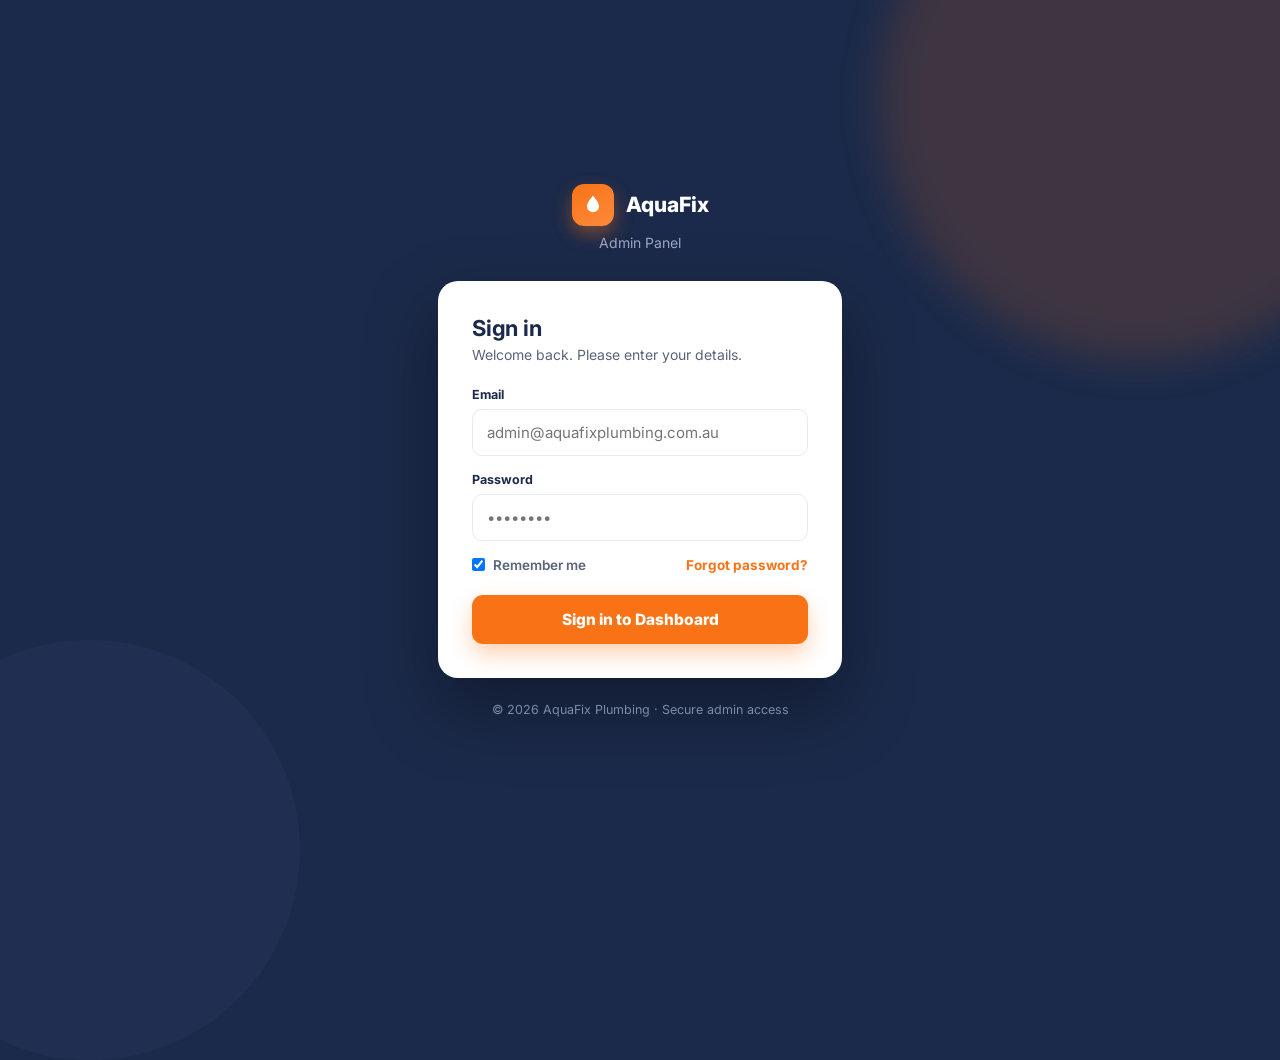
<file: admin/login.html>
<!DOCTYPE html>
<html lang="en-AU">
<head>
<meta charset="UTF-8">
<meta name="viewport" content="width=device-width, initial-scale=1">
<title>AquaFix Admin · Login</title>
<link rel="preconnect" href="https://fonts.googleapis.com">
<link rel="preconnect" href="https://fonts.gstatic.com" crossorigin>
<link href="https://fonts.googleapis.com/css2?family=Inter:wght@400;500;600;700;800;900&display=swap" rel="stylesheet">
<style>
  *{box-sizing:border-box;margin:0;padding:0}
  body{
    font-family:'Inter',system-ui,sans-serif;min-height:100vh;
    background:#1B2A4A;color:#fff;display:flex;align-items:center;justify-content:center;padding:24px;
    position:relative;overflow:hidden;
  }
  body::before{content:"";position:absolute;width:520px;height:520px;border-radius:50%;background:rgba(249,115,22,.16);top:-160px;right:-120px;filter:blur(20px)}
  body::after{content:"";position:absolute;width:420px;height:420px;border-radius:50%;background:rgba(35,51,87,.6);bottom:-160px;left:-120px}
  .login{position:relative;z-index:1;width:100%;max-width:404px}
  .brand{display:flex;align-items:center;gap:12px;justify-content:center;font-weight:800;font-size:21px;margin-bottom:8px}
  .mark{width:42px;height:42px;border-radius:12px;background:linear-gradient(150deg,#F97316,#fb8a3c);display:grid;place-items:center;box-shadow:0 8px 18px rgba(249,115,22,.4)}
  .mark svg{width:24px;height:24px}
  .sub{text-align:center;color:#9aa6c2;font-size:14px;margin-bottom:30px}
  .card{background:#fff;border-radius:20px;padding:34px;box-shadow:0 30px 70px rgba(0,0,0,.35)}
  .card h1{color:#1B2A4A;font-size:22px;margin-bottom:5px;letter-spacing:-.01em}
  .card .lead{color:#5A6478;font-size:14px;margin-bottom:24px}
  .field{display:flex;flex-direction:column;gap:7px;margin-bottom:16px}
  .field label{font-size:12.5px;font-weight:700;color:#1B2A4A}
  .field input{border:1.5px solid #E6EAF1;border-radius:10px;padding:13px 14px;font-size:15px;color:#1B2A4A;font-family:inherit;transition:border-color .15s,box-shadow .15s}
  .field input:focus{outline:none;border-color:#F97316;box-shadow:0 0 0 4px rgba(249,115,22,.12)}
  .rowx{display:flex;align-items:center;justify-content:space-between;margin-bottom:22px;font-size:13.5px}
  .rowx label{display:flex;align-items:center;gap:8px;color:#5A6478;font-weight:600;cursor:pointer}
  .rowx a{color:#F97316;font-weight:700;text-decoration:none}
  .btn{width:100%;background:#F97316;color:#fff;font-weight:800;font-size:15.5px;border:none;border-radius:11px;padding:15px;cursor:pointer;font-family:inherit;box-shadow:0 10px 22px rgba(249,115,22,.32);transition:background .15s,transform .12s;display:flex;align-items:center;justify-content:center;gap:10px}
  .btn:hover:not(:disabled){background:#EA6A0C;transform:translateY(-1px)}
  .btn:disabled{opacity:.7;cursor:not-allowed;transform:none}
  .spinner{width:18px;height:18px;border:2.5px solid rgba(255,255,255,.35);border-top-color:#fff;border-radius:50%;animation:spin .7s linear infinite;flex:none}
  @keyframes spin{to{transform:rotate(360deg)}}
  .err-msg{margin-top:14px;padding:12px 14px;background:#fbeaea;border:1px solid #f5c6c6;border-radius:10px;color:#c0392b;font-size:13.5px;font-weight:600;display:none}
  .err-msg.show{display:block}
  .foot{text-align:center;margin-top:24px;color:#7e8aa6;font-size:12.5px}
</style>
</head>
<body>
  <div class="login">
    <div class="brand">
      <span class="mark"><svg viewBox="0 0 24 24" fill="#fff"><path d="M12 2.5c2.2 3 6 7 6 10.8a6 6 0 0 1-12 0C6 9.5 9.8 5.5 12 2.5z"/></svg></span>
      AquaFix
    </div>
    <p class="sub">Admin Panel</p>
    <div class="card">
      <h1>Sign in</h1>
      <p class="lead">Welcome back. Please enter your details.</p>
      <form id="loginForm">
        <div class="field"><label>Email</label><input type="email" id="loginEmail" placeholder="admin@aquafixplumbing.com.au" required autocomplete="username"></div>
        <div class="field"><label>Password</label><input type="password" id="loginPassword" placeholder="••••••••" required autocomplete="current-password"></div>
        <div class="rowx">
          <label><input type="checkbox" checked> Remember me</label>
          <a href="#">Forgot password?</a>
        </div>
        <button class="btn" type="submit" id="loginBtn">Sign in to Dashboard</button>
        <p class="err-msg" id="loginErr">Invalid email or password. Please try again.</p>
      </form>
    </div>
    <p class="foot">© 2026 AquaFix Plumbing · Secure admin access</p>
  </div>
<script>
  var SUPABASE_URL  = 'https://zrkawewphxvskwkpsywi.supabase.co';
  var SUPABASE_ANON = 'eyJhbGciOiJIUzI1NiIsInR5cCI6IkpXVCJ9.eyJpc3MiOiJzdXBhYmFzZSIsInJlZiI6Inpya2F3ZXdwaHh2c2t3a3BzeXdpIiwicm9sZSI6ImFub24iLCJpYXQiOjE3ODA5MTA5NDUsImV4cCI6MjA5NjQ4Njk0NX0.720XSZ7kEIVm0o0_RC6N18MwL_1YrQ-8nZ7dt6b9wLs';

  /* redirect immediately if already logged in */
  if(localStorage.getItem('adminToken')){ location.href = 'index.html'; }

  document.getElementById('loginForm').addEventListener('submit', function(e){
    e.preventDefault();

    var email    = document.getElementById('loginEmail').value.trim();
    var password = document.getElementById('loginPassword').value;
    var btn      = document.getElementById('loginBtn');
    var errEl    = document.getElementById('loginErr');

    errEl.classList.remove('show');
    btn.disabled = true;
    btn.innerHTML = '<span class="spinner"></span>Signing in…';

    fetch(SUPABASE_URL + '/auth/v1/token?grant_type=password', {
      method: 'POST',
      headers: {
        'apikey': SUPABASE_ANON,
        'Content-Type': 'application/json'
      },
      body: JSON.stringify({ email: email, password: password })
    })
    .then(function(res){
      return res.json().then(function(data){
        if(!res.ok) throw new Error(data.error_description || data.msg || 'Auth failed');
        return data;
      });
    })
    .then(function(data){
      localStorage.setItem('adminToken', data.access_token);
      localStorage.setItem('adminRefreshToken', data.refresh_token || '');
      localStorage.setItem('adminUser', JSON.stringify(data.user || {}));
      btn.innerHTML = '<span class="spinner"></span>Redirecting…';
      location.href = 'index.html';
    })
    .catch(function(){
      btn.disabled = false;
      btn.textContent = 'Sign in to Dashboard';
      errEl.classList.add('show');
    });
  });
</script>
</body>
</html>
</file>
<file: styles.css>
/* ============ AquaFix Plumbing — styles ============ */
.announcement-bar{background:var(--navy);color:#fff;text-align:center;font-size:13.5px;font-weight:600;padding:9px 16px;letter-spacing:.01em}
:root{
  --navy:#1B2A4A;
  --navy-2:#16223C;
  --navy-3:#22325A;
  --orange:#F97316;
  --orange-dark:#EA6A0C;
  --grey-bg:#F8F9FA;
  --ink:#1B2A4A;
  --body:#5A6478;
  --muted:#8A92A6;
  --line:#E8EBF0;
  --white:#fff;
  --gold:#F59E0B;
  --green:#25D366;
  --shadow-sm:0 1px 2px rgba(27,42,74,.06), 0 1px 3px rgba(27,42,74,.05);
  --shadow:0 4px 16px rgba(27,42,74,.07), 0 1px 3px rgba(27,42,74,.06);
  --shadow-lg:0 18px 50px rgba(27,42,74,.14);
  --r-sm:10px;
  --r:16px;
  --r-lg:22px;
  --maxw:1180px;
}

*{box-sizing:border-box;margin:0;padding:0}
html{scroll-behavior:smooth;scroll-padding-top:84px}
body{
  font-family:'Inter',system-ui,-apple-system,sans-serif;
  color:var(--body);
  background:var(--white);
  line-height:1.6;
  -webkit-font-smoothing:antialiased;
  text-rendering:optimizeLegibility;
  overflow-x:hidden;
}
img{display:block;max-width:100%}
a{color:inherit;text-decoration:none}
button{font-family:inherit;cursor:pointer;border:none;background:none}

.wrap{max-width:var(--maxw);margin:0 auto;padding:0 28px}

/* ---------- shared section bits ---------- */
.section{padding:92px 0}
.section--grey{background:var(--grey-bg)}
.section--navy{background:var(--navy)}
.eyebrow{
  display:inline-block;
  color:var(--orange);
  font-weight:700;
  font-size:13px;
  letter-spacing:.16em;
  text-transform:uppercase;
  margin-bottom:14px;
}
.sec-head{text-align:center;max-width:660px;margin:0 auto 54px}
h1,h2,h3{color:var(--ink);font-weight:800;letter-spacing:-.02em;line-height:1.12}
.sec-head h2{font-size:38px;margin-bottom:14px}
.sec-head p{font-size:18px;color:var(--body)}
.text-orange{color:var(--orange)}

/* ---------- buttons ---------- */
.btn{
  display:inline-flex;align-items:center;justify-content:center;gap:9px;
  font-weight:700;font-size:15px;border-radius:999px;
  padding:13px 24px;transition:transform .15s ease, box-shadow .2s ease, background .2s ease, color .2s ease;
  white-space:nowrap;
}
.btn svg{width:18px;height:18px}
.btn-orange{background:var(--orange);color:#fff;box-shadow:0 8px 20px rgba(249,115,22,.32)}
.btn-orange:hover{background:var(--orange-dark);transform:translateY(-2px);box-shadow:0 12px 26px rgba(249,115,22,.4)}
.btn-ghost{background:transparent;color:var(--navy);border:1.5px solid var(--line)}
.btn-ghost:hover{border-color:var(--navy);background:#fff}
.btn-outline-light{background:rgba(255,255,255,.07);color:#fff;border:1.5px solid rgba(255,255,255,.45);backdrop-filter:blur(6px)}
.btn-outline-light:hover{background:rgba(255,255,255,.16);transform:translateY(-2px)}
.btn-lg{padding:16px 30px;font-size:16px}

/* ---------- nav ---------- */
.nav{
  position:sticky;top:0;z-index:60;
  background:rgba(255,255,255,.92);
  backdrop-filter:saturate(180%) blur(12px);
  border-bottom:1px solid var(--line);
  transition:box-shadow .25s ease;
}
.nav.scrolled{box-shadow:0 6px 24px rgba(27,42,74,.08)}
.nav-inner{display:flex;align-items:center;justify-content:space-between;height:72px;gap:24px}
.brand{display:flex;align-items:center;gap:11px;font-weight:800;color:var(--ink);font-size:18px;letter-spacing:-.01em}
.brand-mark{
  width:38px;height:38px;border-radius:11px;
  background:linear-gradient(150deg,var(--orange),#fb8a3c);
  display:grid;place-items:center;color:#fff;
  box-shadow:0 6px 14px rgba(249,115,22,.34);
}
.brand-mark svg{width:21px;height:21px}
.nav-links{display:flex;align-items:center;gap:6px}
.nav-links a{
  color:var(--navy);font-weight:600;font-size:15px;padding:9px 14px;border-radius:9px;
  transition:color .15s ease,background .15s ease;
}
.nav-links a:hover{color:var(--orange);background:#fff7f1}
.nav-cta{display:flex;align-items:center;gap:12px}
.nav-toggle{display:none;width:42px;height:42px;border-radius:10px;border:1px solid var(--line);align-items:center;justify-content:center}
.nav-toggle svg{width:22px;height:22px;color:var(--navy)}

/* ---------- hero (two-column: form left, photo right) ---------- */
.stars{display:inline-flex;gap:2px}
.stars svg{width:17px;height:17px;color:var(--gold)}

.hero{position:relative;background:#fff;padding:22px 0 0;min-height:620px;height:auto;overflow:visible}
.hero .wrap{max-width:1340px}
.hero-grid{display:grid;grid-template-columns:minmax(430px,0.92fr) 1.18fr;gap:24px;align-items:stretch;min-height:620px}

/* left navy form card */
.hero-card{
  background:var(--navy);border-radius:var(--r-lg);padding:30px 34px;color:#fff;
  box-shadow:var(--shadow-lg);position:relative;overflow:hidden;
}
.hero-card::after{content:"";position:absolute;left:-70px;top:-70px;width:200px;height:200px;border-radius:50%;background:rgba(249,115,22,.12)}
.hero-card > *{position:relative}
.hero-card h1{color:#fff;font-size:36px;line-height:1.08;letter-spacing:-.025em;margin-bottom:14px}
.hero-card h1 .text-orange{color:var(--orange)}
.hero-rating{display:flex;align-items:center;gap:12px;margin-bottom:16px}
.hero-rating .stars svg{width:21px;height:21px}
.hero-rating .score{font-weight:800;font-size:19px;color:#fff}
.hero-rating .gmark{width:24px;height:24px;display:inline-flex}
.hero-rating .gmark svg{width:24px;height:24px}

.hero-phonebtn{
  display:flex;align-items:center;justify-content:center;gap:11px;
  border:1.5px solid rgba(255,255,255,.28);border-radius:13px;padding:13px;
  font-weight:800;font-size:19px;color:#fff;margin-bottom:16px;
  transition:background .2s ease,border-color .2s ease;
}
.hero-phonebtn:hover{background:rgba(255,255,255,.07);border-color:var(--orange)}
.hero-phonebtn svg{width:21px;height:21px;color:var(--orange)}

.hero-checks{list-style:none;display:grid;grid-template-columns:1fr 1fr;gap:11px 22px;margin-bottom:16px}
.hero-checks li{display:flex;align-items:center;gap:11px;font-weight:600;font-size:15px;color:#e7ebf3}
.hero-checks .ck{width:23px;height:23px;border-radius:50%;background:var(--orange);display:grid;place-items:center;flex:none}
.hero-checks .ck svg{width:13px;height:13px;color:#fff}

.hero-form .hgrid{display:grid;grid-template-columns:1fr 1fr;gap:13px 18px}
.hero-form .hfield{display:flex;flex-direction:column;position:relative}
.hero-form .hfield.full{grid-column:1/-1}
.hero-form input,.hero-form select,.hero-form textarea{
  font-family:inherit;font-size:15px;color:#fff;background:transparent;
  border:none;border-bottom:1.5px solid rgba(255,255,255,.22);
  padding:9px 2px;transition:border-color .15s ease;
}
.hero-form input::placeholder,.hero-form textarea::placeholder{color:#8e99b5}
.hero-form select{color:#8e99b5;color-scheme:dark}
.hero-form select.filled{color:#fff}
.hero-form select option{color:#1B2A4A}
.hero-form input[type=date]{color:#8e99b5;color-scheme:dark}
.hero-form input[type=date].filled{color:#fff}
.hero-form textarea{resize:vertical;min-height:48px}
.hero-form input:focus,.hero-form select:focus,.hero-form textarea:focus{outline:none;border-bottom-color:var(--orange)}
.hero-form .hfield.error input,.hero-form .hfield.error select{border-bottom-color:#ff7a7a}
.hero-submit{margin-top:18px}
.hero-submit .btn{padding:14px 40px;font-size:16px}
.hero-success{display:none;text-align:center;padding:40px 6px}
.hero-success.show{display:block}
.hero-success .check{width:62px;height:62px;border-radius:50%;background:rgba(249,115,22,.16);color:var(--orange);display:grid;place-items:center;margin:0 auto 18px}
.hero-success .check svg{width:32px;height:32px}
.hero-success h2{color:#fff;font-size:24px;margin-bottom:8px}
.hero-success p{color:#aeb8cf;font-size:15px}

/* right photo */
.hero-photo{position:relative;border-radius:var(--r-lg);overflow:hidden;min-height:500px;max-height:780px;box-shadow:var(--shadow-lg);background:#1e3a5f}
.hero-photo img{width:100%;height:100%;object-fit:cover;object-position:center top;display:block;min-height:500px;max-height:780px}
.hero-offer{position:absolute;top:22px;right:22px;text-align:center;z-index:3}
.hero-offer .tag{display:inline-block;white-space:nowrap;background:var(--orange);color:#fff;font-weight:800;font-size:12px;letter-spacing:.02em;padding:6px 15px;border-radius:9px;transform:rotate(-3deg);box-shadow:0 6px 14px rgba(249,115,22,.4);position:relative;z-index:2}
.hero-offer .box{margin-top:-8px;background:var(--navy);color:#fff;font-weight:800;font-size:19px;line-height:1.12;padding:16px 22px;border-radius:13px;box-shadow:var(--shadow-lg);transform:rotate(-4deg)}

/* bottom trust strip */
.hero-strip{margin-top:26px;background:var(--navy)}
.hero-strip .wrap{display:flex;align-items:center;justify-content:space-between;gap:18px;flex-wrap:wrap;padding-top:15px;padding-bottom:15px}
.hero-strip .item{display:flex;align-items:center;gap:10px;color:#fff;font-weight:700;font-size:15px;white-space:nowrap}
.hero-strip .item svg{width:21px;height:21px;color:var(--orange);flex:none}

/* ---------- services ---------- */
.svc-grid{display:grid;grid-template-columns:repeat(3,1fr);gap:24px}
.svc-card{
  background:#fff;border:1px solid var(--line);border-radius:var(--r);padding:30px;
  box-shadow:var(--shadow-sm);transition:transform .2s ease,box-shadow .2s ease,border-color .2s ease;
}
.svc-card:hover{transform:translateY(-5px);box-shadow:var(--shadow-lg);border-color:#fff}
.svc-ic{
  width:52px;height:52px;border-radius:13px;background:var(--navy);color:#fff;
  display:grid;place-items:center;margin-bottom:20px;
}
.svc-ic svg{width:24px;height:24px}
.svc-card h3{font-size:19px;margin-bottom:9px}
.svc-card p{font-size:14.5px;color:var(--body)}
.svc-card .more{display:inline-flex;align-items:center;gap:6px;color:var(--orange);font-weight:700;font-size:14px;margin-top:16px;opacity:0;transform:translateX(-4px);transition:.2s ease}
.svc-card .more svg{width:15px;height:15px}
.svc-card:hover .more{opacity:1;transform:translateX(0)}

/* ---------- why us ---------- */
.why-grid{display:grid;grid-template-columns:repeat(4,1fr);gap:22px}
.why-card{
  background:#fff;border:1px solid var(--line);border-radius:var(--r);padding:30px 26px;text-align:center;
  box-shadow:var(--shadow-sm);transition:transform .2s ease,box-shadow .2s ease;
}
.why-card:hover{transform:translateY(-5px);box-shadow:var(--shadow-lg)}
.why-ic{
  width:58px;height:58px;border-radius:50%;margin:0 auto 18px;
  background:#fff3ea;color:var(--orange);display:grid;place-items:center;
}
.why-ic svg{width:26px;height:26px}
.why-card h3{font-size:17.5px;margin-bottom:8px}
.why-card p{font-size:14px;color:var(--body)}

/* ---------- gallery ---------- */
.gallery-page{display:none}
.gallery-page.active{display:block}
.masonry{columns:3;column-gap:22px}
.masonry img,.gal-ph{width:100%;margin-bottom:22px;break-inside:avoid;box-shadow:var(--shadow);border-radius:var(--r);display:block}
.gal-ph{background:#e8edf5}
.dots{display:flex;justify-content:center;gap:10px;margin-top:34px}
.dots button{width:10px;height:10px;border-radius:50%;background:#d4dae6;transition:.2s ease}
.dots button.active{background:var(--orange);width:30px;border-radius:999px}

/* ---------- reviews ---------- */
.rev-viewport{overflow:hidden}
.rev-track{display:flex;gap:24px;transition:transform .45s cubic-bezier(.4,0,.2,1)}
.rev-card{
  flex:0 0 calc((100% - 48px)/3);
  background:#fff;border:1px solid var(--line);border-radius:var(--r);padding:30px;
  box-shadow:var(--shadow-sm);display:flex;flex-direction:column;
}
.rev-card .stars{margin-bottom:16px}
.rev-quote{font-size:15.5px;color:#3c4660;line-height:1.62;flex:1;margin-bottom:24px}
.rev-author{display:flex;align-items:center;gap:13px}
.rev-avatar{width:46px;height:46px;border-radius:50%;background:var(--navy);color:#fff;display:grid;place-items:center;font-weight:800;font-size:17px}
.rev-name{font-weight:700;color:var(--ink);font-size:15px}
.rev-src{font-size:12.5px;color:var(--muted);display:flex;align-items:center;gap:5px}
.rev-src svg{width:13px;height:13px}
.carousel-nav{display:flex;justify-content:center;align-items:center;gap:12px;margin-top:36px}
.rev-dots{display:none;gap:8px;align-items:center}
.rev-dots .rd{width:9px;height:9px;border-radius:50%;background:#d4dae6;transition:.2s ease;padding:0}
.rev-dots .rd.active{background:var(--orange);width:26px;border-radius:999px}
.cnav{
  width:48px;height:48px;border-radius:50%;border:1.5px solid var(--line);background:#fff;
  display:grid;place-items:center;color:var(--navy);transition:.2s ease;
}
.cnav:hover{border-color:var(--orange);color:var(--orange);background:#fff7f1}
.cnav svg{width:20px;height:20px}

/* ---------- booking ---------- */
.book-grid{display:grid;grid-template-columns:1fr 1.45fr;gap:28px;align-items:stretch}
.book-info{
  background:var(--navy);color:#fff;border-radius:var(--r-lg);padding:40px;
  position:relative;overflow:hidden;
}
.book-info::after{content:"";position:absolute;right:-60px;bottom:-60px;width:200px;height:200px;border-radius:50%;background:rgba(249,115,22,.16)}
.book-info h3{color:#fff;font-size:24px;margin-bottom:10px}
.book-info > p{color:#aeb8cf;font-size:15px;margin-bottom:32px;position:relative}
.contact-row{display:flex;gap:15px;align-items:flex-start;margin-bottom:24px;position:relative}
.contact-ic{width:44px;height:44px;border-radius:12px;background:rgba(255,255,255,.08);display:grid;place-items:center;flex:none}
.contact-ic svg{width:20px;height:20px;color:var(--orange)}
.contact-row .lbl{font-size:12.5px;color:#8a96b4;margin-bottom:2px}
.contact-row .val{font-weight:700;color:#fff;font-size:16px}
.book-trust{display:flex;gap:9px;align-items:center;margin-top:34px;padding-top:26px;border-top:1px solid rgba(255,255,255,.12);position:relative;color:#cfd6e6;font-size:14px;font-weight:600}
.book-trust svg{width:18px;height:18px;color:#7fd6a3}

.book-form{background:#fff;border:1px solid var(--line);border-radius:var(--r-lg);padding:40px;box-shadow:var(--shadow)}
.form-grid{display:grid;grid-template-columns:1fr 1fr;gap:18px}
.field{display:flex;flex-direction:column;gap:7px}
.field.full{grid-column:1/-1}
.field label{font-size:12.5px;font-weight:700;letter-spacing:.04em;text-transform:uppercase;color:var(--navy)}
.field label .req{color:var(--orange)}
.field input,.field select,.field textarea{
  font-family:inherit;font-size:15px;color:var(--ink);
  border:1.5px solid var(--line);border-radius:var(--r-sm);padding:13px 14px;background:#fff;
  transition:border-color .15s ease,box-shadow .15s ease;width:100%;
}
.field textarea{resize:vertical;min-height:108px}
.field input:focus,.field select:focus,.field textarea:focus{
  outline:none;border-color:var(--orange);box-shadow:0 0 0 4px rgba(249,115,22,.12);
}
.field input::placeholder,.field textarea::placeholder{color:#aab2c2}
.field.error input,.field.error select,.field.error textarea{border-color:#e5484d;box-shadow:0 0 0 4px rgba(229,72,77,.1)}
.field .err-msg{display:none;color:#e5484d;font-size:12.5px;font-weight:600}
.field.error .err-msg{display:block}
.form-submit{margin-top:6px}
.form-submit .btn{width:100%}
.form-success{
  display:none;text-align:center;padding:30px 10px;
}
.form-success.show{display:block}
.form-success .check{width:64px;height:64px;border-radius:50%;background:#e9f9f0;color:#1f9d57;display:grid;place-items:center;margin:0 auto 18px}
.form-success .check svg{width:32px;height:32px}
.form-success h3{font-size:22px;margin-bottom:8px}
.form-success p{color:var(--body)}

/* ---------- map ---------- */
.map-wrap{border-radius:var(--r-lg);overflow:hidden;box-shadow:var(--shadow);border:1px solid var(--line);position:relative}
.map-wrap iframe{display:block;width:100%;height:460px;border:0;filter:grayscale(.12) contrast(1.02)}
.map-chips{display:flex;gap:10px;flex-wrap:wrap;justify-content:center;margin-top:26px}
.map-chip{display:inline-flex;align-items:center;gap:7px;background:var(--grey-bg);border:1px solid var(--line);border-radius:999px;padding:8px 16px;font-size:13.5px;font-weight:600;color:var(--navy)}
.map-chip svg{width:14px;height:14px;color:var(--orange)}

/* ---------- footer ---------- */
.footer{background:var(--navy);color:#c7cfe0;padding:70px 0 0}
.footer-grid{display:grid;grid-template-columns:1.6fr 1fr 1fr;gap:48px;padding-bottom:46px}
.footer .brand{color:#fff;margin-bottom:18px}
.footer-tag{font-size:14.5px;color:#9aa5bf;max-width:330px;margin-bottom:24px;line-height:1.65}
.footer-contact{display:flex;flex-direction:column;gap:11px}
.footer-contact a{display:inline-flex;align-items:center;gap:10px;color:#dfe4ef;font-weight:600;font-size:15px;transition:color .15s ease}
.footer-contact a:hover{color:var(--orange)}
.footer-contact svg{width:17px;height:17px;color:var(--orange)}
.footer-col h4{color:#fff;font-size:13px;letter-spacing:.12em;text-transform:uppercase;margin-bottom:20px;font-weight:700}
.footer-col ul{list-style:none;display:flex;flex-direction:column;gap:12px}
.footer-col a{color:#9aa5bf;font-size:14.5px;transition:color .15s ease}
.footer-col a:hover{color:#fff}
.footer-bar{border-top:1px solid rgba(255,255,255,.1);padding:22px 0;font-size:13.5px;color:#7e89a4;text-align:center}

/* ---------- floating ---------- */
.fab-wa{
  position:fixed;right:26px;bottom:26px;z-index:80;
  width:60px;height:60px;border-radius:50%;background:var(--green);
  display:grid;place-items:center;color:#fff;
  box-shadow:0 10px 28px rgba(37,211,102,.45);
  transition:transform .2s ease;
}
.fab-wa:hover{transform:scale(1.07)}
.fab-wa svg{width:30px;height:30px}
.fab-wa::before{content:"";position:absolute;inset:0;border-radius:50%;background:var(--green);opacity:.5;animation:wapulse 2.4s infinite;z-index:-1}
@keyframes wapulse{0%{transform:scale(1);opacity:.5}70%{transform:scale(1.5);opacity:0}100%{opacity:0}}

/* ---------- mobile sticky action bar ---------- */
.mobile-bar{display:none}
.mbtn{
  flex:1;display:flex;align-items:center;justify-content:center;gap:9px;
  min-height:52px;font-weight:800;font-size:16px;color:#fff;border-radius:13px;
}
.mbtn svg{width:21px;height:21px}
.mbtn-wa{background:var(--green)}
.mbtn-call{background:var(--orange)}

/* ---------- mobile drawer ---------- */
.drawer{
  position:fixed;inset:0;z-index:70;display:none;
}
.drawer.open{display:block}
.drawer-bg{position:absolute;inset:0;background:rgba(27,42,74,.5);backdrop-filter:blur(2px)}
.drawer-panel{
  position:absolute;top:0;right:0;height:100%;width:min(82vw,340px);background:#fff;
  padding:26px 24px;display:flex;flex-direction:column;gap:6px;
  box-shadow:-20px 0 50px rgba(27,42,74,.2);transform:translateX(100%);transition:transform .3s ease;
}
.drawer.open .drawer-panel{transform:translateX(0)}
.drawer-top{display:flex;justify-content:space-between;align-items:center;margin-bottom:18px}
.drawer-panel a.dlink{padding:14px 12px;border-radius:10px;color:var(--navy);font-weight:600;font-size:17px;border-bottom:1px solid var(--line)}
.drawer-panel a.dlink:hover{background:var(--grey-bg)}
.drawer-actions{margin-top:auto;display:flex;flex-direction:column;gap:12px}
.drawer-actions .btn{width:100%}

/* ---------- responsive ---------- */
@media (max-width:980px){
  .nav-links,.nav-cta .btn-ghost{display:none}
  .nav-toggle{display:flex}
  .svc-grid{grid-template-columns:repeat(2,1fr)}
  .why-grid{grid-template-columns:repeat(2,1fr)}
  .book-grid{grid-template-columns:1fr}
  .footer-grid{grid-template-columns:1fr 1fr;gap:36px}
  .rev-card{flex:0 0 calc((100% - 24px)/2)}
  .hero-grid{grid-template-columns:1fr}
  .hero-photo{min-height:280px;max-height:320px;order:-1}
  .hero-card h1{font-size:36px}
  .hero-strip .wrap{justify-content:flex-start;gap:14px 28px}
}

/* ===== MOBILE (≤680px): mobile-first single column ===== */
@media (max-width:680px){
  .wrap{padding:0 16px}
  .section{padding:48px 0}
  body{padding-bottom:72px} /* room for sticky action bar */

  .sec-head{margin-bottom:34px}
  .sec-head h2{font-size:27px}
  .sec-head p{font-size:16px}
  .eyebrow{font-size:12px}

  /* tap targets */
  .nav-links a,.dlink,.footer-col a,.footer-contact a{min-height:44px;display:flex;align-items:center}
  .cnav{width:46px;height:46px}

  /* nav: logo left, hamburger right */
  .nav-inner{height:62px}
  .nav-cta .btn-orange{display:none} /* call lives in sticky bottom bar */
  .nav-toggle{width:46px;height:46px}

  /* full-screen slide-in drawer */
  .drawer-panel{width:100vw;max-width:100vw;padding:22px 20px}
  .drawer-panel a.dlink{font-size:19px;padding:16px 12px}

  /* hero */
  .hero{padding:16px 0 0}
  .hero-card{padding:24px 20px;border-radius:18px}
  .hero-card h1{font-size:28px}
  .hero-photo{min-height:280px;max-height:320px;border-radius:12px;overflow:hidden}
  .hero-photo img{min-height:280px;max-height:320px}
  .hero-offer{top:14px;right:14px}
  .hero-offer .box{font-size:16px;padding:12px 16px}
  .hero-checks{grid-template-columns:1fr 1fr;gap:11px 16px} /* 2x2 */
  .hero-checks li{font-size:14px}
  .hero-form .hgrid{grid-template-columns:1fr}
  .hero-submit .btn{width:100%}
  .hero-phonebtn{min-height:52px}

  /* trust bar: horizontal scroll, no wrap */
  .hero-strip{position:relative}
  .hero-strip::after{
    content:"";position:absolute;top:0;right:0;bottom:0;width:48px;
    background:linear-gradient(to right,transparent,var(--navy));
    pointer-events:none;z-index:2;
  }
  .hero-strip .wrap{
    flex-wrap:nowrap;justify-content:flex-start;gap:22px;
    overflow-x:auto;-webkit-overflow-scrolling:touch;
    scrollbar-width:none;padding-top:14px;padding-bottom:14px;
  }
  .hero-strip .wrap::-webkit-scrollbar{display:none}
  .hero-strip .item{font-size:14px}

  /* services: 1 column */
  .svc-grid{grid-template-columns:1fr;gap:16px}
  .svc-card{padding:24px}

  /* why: 2x2 */
  .why-grid{grid-template-columns:1fr 1fr;gap:14px}
  .why-card{padding:24px 16px}
  .why-ic{width:52px;height:52px}
  .why-card h3{font-size:16px}

  /* gallery: 2-col square grid */
  .masonry{columns:auto;display:grid;grid-template-columns:1fr 1fr;gap:12px}
  .masonry image-slot{height:auto !important;aspect-ratio:1/1;margin-bottom:0;border-radius:12px}

  /* reviews: single card + dots, hide arrows */
  .rev-card{flex:0 0 100%;padding:26px}
  .carousel-nav .cnav{display:none}
  .rev-dots{display:flex}

  /* booking: single column, navy card above form (DOM order already) */
  .book-info,.book-form{padding:28px 22px;border-radius:18px}
  .form-grid{grid-template-columns:1fr}

  /* map: reduced height */
  .map-wrap iframe{height:250px}
  .map-chips{gap:8px}

  /* footer: single column stack */
  .footer{padding:54px 0 0}
  .footer-grid{grid-template-columns:1fr;gap:34px}
  .footer-tag{max-width:none}

  /* floating: hide round FAB, show sticky bottom bar */
  .fab-wa{display:none}
  .mobile-bar{
    display:flex;gap:10px;position:fixed;left:0;right:0;bottom:0;z-index:85;
    padding:10px 16px calc(10px + env(safe-area-inset-bottom));
    background:rgba(255,255,255,.96);backdrop-filter:blur(10px);
    border-top:1px solid var(--line);box-shadow:0 -6px 20px rgba(27,42,74,.08);
  }
}

@media (max-width:480px){
  .why-grid{grid-template-columns:1fr}
}
@media (max-width:380px){
  .hero-checks{grid-template-columns:1fr}
}
</file>
<file: admin/admin.css>
/* ============ AquaFix Admin ============ */
:root{
  --navy:#1B2A4A;
  --navy-2:#16223C;
  --navy-3:#233357;
  --navy-line:rgba(255,255,255,.09);
  --orange:#F97316;
  --orange-dark:#EA6A0C;
  --bg:#F4F6FA;
  --ink:#1B2A4A;
  --body:#5A6478;
  --muted:#8A92A6;
  --line:#E6EAF1;
  --line-2:#EEF1F6;
  --white:#fff;
  --gold:#F59E0B;
  --green:#16A34A;
  --green-bg:#E7F6EC;
  --blue:#2563EB;
  --blue-bg:#E8EFFE;
  --amber:#B45309;
  --amber-bg:#FCF1DD;
  --red:#DC2626;
  --red-bg:#FBEAEA;
  --shadow-sm:0 1px 2px rgba(27,42,74,.06);
  --shadow:0 4px 18px rgba(27,42,74,.07);
  --shadow-lg:0 20px 50px rgba(27,42,74,.18);
  --r:14px;
  --r-sm:10px;
  --sidebar-w:252px;
}
*{box-sizing:border-box;margin:0;padding:0}
html{scroll-behavior:smooth}
body{
  font-family:'Inter',system-ui,-apple-system,sans-serif;
  background:var(--bg);color:var(--body);line-height:1.55;
  -webkit-font-smoothing:antialiased;
}
button{font-family:inherit;cursor:pointer;border:none;background:none}
a{color:inherit;text-decoration:none}
input,select,textarea{font-family:inherit}
h1,h2,h3,h4{color:var(--ink);font-weight:700;letter-spacing:-.01em;line-height:1.2}

/* ---------- layout ---------- */
.shell{display:flex;min-height:100vh}

/* ---------- sidebar ---------- */
.sidebar{
  width:var(--sidebar-w);background:var(--navy);color:#cfd6e6;
  position:fixed;top:0;left:0;bottom:0;z-index:50;
  display:flex;flex-direction:column;
}
.sb-brand{display:flex;align-items:center;gap:11px;padding:22px 22px 20px;font-weight:800;color:#fff;font-size:17px;letter-spacing:-.01em}
.sb-mark{width:34px;height:34px;border-radius:10px;background:linear-gradient(150deg,var(--orange),#fb8a3c);display:grid;place-items:center;color:#fff;box-shadow:0 6px 14px rgba(249,115,22,.34);flex:none}
.sb-mark svg{width:19px;height:19px}
.sb-sub{font-size:11px;color:#7e8aa6;font-weight:600;letter-spacing:.14em;text-transform:uppercase;padding:0 22px 16px;margin-top:-6px}
.sb-nav{flex:1;overflow-y:auto;padding:8px 12px;display:flex;flex-direction:column;gap:2px}
.sb-nav::-webkit-scrollbar{width:6px}
.sb-nav::-webkit-scrollbar-thumb{background:rgba(255,255,255,.12);border-radius:3px}
.sb-label{font-size:10.5px;color:#6c789a;font-weight:700;letter-spacing:.13em;text-transform:uppercase;padding:14px 12px 6px}
.sb-item{
  display:flex;align-items:center;gap:12px;padding:10px 12px;border-radius:10px;
  color:#b6c0d6;font-weight:600;font-size:14.5px;transition:background .15s ease,color .15s ease;
  width:100%;text-align:left;position:relative;
}
.sb-item svg{width:18px;height:18px;flex:none;opacity:.92}
.sb-item span{white-space:nowrap}
.sb-item:hover{background:rgba(255,255,255,.06);color:#fff}
.sb-item.active{background:var(--orange);color:#fff;box-shadow:0 6px 16px rgba(249,115,22,.32)}
.sb-item.active svg{opacity:1}
.sb-badge{margin-left:auto;background:rgba(255,255,255,.16);color:#fff;font-size:11px;font-weight:800;padding:1px 8px;border-radius:999px}
.sb-item.active .sb-badge{background:rgba(255,255,255,.25)}
.sb-foot{padding:12px;border-top:1px solid var(--navy-line);display:flex;flex-direction:column;gap:2px}
.sb-item--ghost{color:#9aa6c2}

/* ---------- main ---------- */
.main{flex:1;margin-left:var(--sidebar-w);min-width:0;display:flex;flex-direction:column}
.topbar{
  position:sticky;top:0;z-index:40;height:66px;background:rgba(255,255,255,.9);backdrop-filter:saturate(180%) blur(10px);
  border-bottom:1px solid var(--line);display:flex;align-items:center;gap:16px;padding:0 28px;
}
.topbar h1{font-size:19px}
.topbar .crumb{font-size:13px;color:var(--muted);font-weight:600}
.topbar-spacer{flex:1}
.topbar-actions{display:flex;align-items:center;gap:12px}
.hamb{display:none;width:42px;height:42px;border-radius:10px;border:1px solid var(--line);align-items:center;justify-content:center;color:var(--navy)}
.hamb svg{width:22px;height:22px}
.admin-user{display:flex;align-items:center;gap:10px}
.admin-user .av{width:36px;height:36px;border-radius:50%;background:var(--navy);color:#fff;display:grid;place-items:center;font-weight:800;font-size:14px}
.admin-user .nm{font-size:13.5px;font-weight:700;color:var(--ink);line-height:1.1;white-space:nowrap}
.admin-user .rl{font-size:11.5px;color:var(--muted);white-space:nowrap}

.content{padding:28px;max-width:1180px;width:100%}

/* ---------- panels ---------- */
.panel{display:none}
.panel.active{display:block}
.panel-head{margin-bottom:22px}
.panel-head h2{font-size:23px;margin-bottom:4px}
.panel-head p{font-size:14.5px;color:var(--body)}

/* ---------- cards ---------- */
.card{background:#fff;border:1px solid var(--line);border-radius:var(--r);box-shadow:var(--shadow-sm)}
.card-pad{padding:24px}
.card-head{display:flex;align-items:center;justify-content:space-between;gap:14px;padding:18px 24px;border-bottom:1px solid var(--line-2)}
.card-head h3{font-size:16px}
.card-head p{font-size:13px;color:var(--muted);margin-top:2px}

/* ---------- stat cards ---------- */
.stat-grid{display:grid;grid-template-columns:repeat(4,1fr);gap:18px;margin-bottom:24px}
.stat{background:#fff;border:1px solid var(--line);border-radius:var(--r);padding:22px;box-shadow:var(--shadow-sm);position:relative;overflow:hidden}
.stat .ic{width:42px;height:42px;border-radius:11px;display:grid;place-items:center;margin-bottom:16px}
.stat .ic svg{width:21px;height:21px}
.stat .ic.o{background:#fff1e7;color:var(--orange)}
.stat .ic.b{background:var(--blue-bg);color:var(--blue)}
.stat .ic.g{background:var(--green-bg);color:var(--green)}
.stat .ic.n{background:#eaeef6;color:var(--navy)}
.stat .val{font-size:30px;font-weight:800;color:var(--ink);letter-spacing:-.02em;line-height:1}
.stat .lbl{font-size:13.5px;color:var(--body);margin-top:7px;font-weight:600}
.stat .delta{font-size:12px;font-weight:700;margin-top:10px;display:inline-flex;align-items:center;gap:4px}
.stat .delta.up{color:var(--green)}
.stat .delta.down{color:var(--red)}
.stat .delta svg{width:13px;height:13px}

/* ---------- tables ---------- */
.tbl-wrap{overflow-x:auto}
table.tbl{width:100%;border-collapse:collapse;font-size:14px}
.tbl th{text-align:left;font-size:11.5px;font-weight:700;letter-spacing:.06em;text-transform:uppercase;color:var(--muted);padding:13px 18px;border-bottom:1px solid var(--line-2);white-space:nowrap}
.tbl td{padding:14px 18px;border-bottom:1px solid var(--line-2);color:var(--body);vertical-align:middle}
.tbl tr:last-child td{border-bottom:none}
.tbl tbody tr{transition:background .12s ease}
.tbl tbody tr:hover{background:#fafbfd}
.tbl .nm{font-weight:700;color:var(--ink)}
.tbl .muted{color:var(--muted)}
.row-click{cursor:pointer}

/* status pills */
.pill{display:inline-flex;align-items:center;gap:6px;font-size:12px;font-weight:700;padding:3px 11px;border-radius:999px;white-space:nowrap}
.pill::before{content:"";width:6px;height:6px;border-radius:50%;background:currentColor}
.pill.new{background:var(--blue-bg);color:var(--blue)}
.pill.read{background:var(--amber-bg);color:var(--amber)}
.pill.actioned{background:var(--green-bg);color:var(--green)}

/* ---------- forms ---------- */
.form-grid{display:grid;grid-template-columns:1fr 1fr;gap:20px}
.field{display:flex;flex-direction:column;gap:7px}
.field.full{grid-column:1/-1}
.field label{font-size:12.5px;font-weight:700;color:var(--navy);letter-spacing:.01em}
.field .hint{font-size:12px;color:var(--muted);font-weight:500}
.field input[type=text],.field input[type=tel],.field input[type=email],.field input[type=url],.field input[type=number],.field select,.field textarea{
  border:1.5px solid var(--line);border-radius:var(--r-sm);padding:11px 13px;font-size:14.5px;color:var(--ink);background:#fff;
  transition:border-color .15s ease,box-shadow .15s ease;width:100%;
}
.field textarea{resize:vertical;min-height:90px}
.field input:focus,.field select:focus,.field textarea:focus{outline:none;border-color:var(--orange);box-shadow:0 0 0 4px rgba(249,115,22,.12)}
.field input::placeholder,.field textarea::placeholder{color:#aab2c2}

/* ---------- buttons ---------- */
.btn{display:inline-flex;align-items:center;justify-content:center;gap:8px;font-weight:700;font-size:14px;border-radius:10px;padding:10px 18px;transition:background .15s ease,transform .12s ease,box-shadow .15s ease,border-color .15s ease,color .15s ease;white-space:nowrap;min-height:42px}
.btn svg{width:17px;height:17px}
.btn-orange{background:var(--orange);color:#fff;box-shadow:0 6px 16px rgba(249,115,22,.28)}
.btn-orange:hover{background:var(--orange-dark);transform:translateY(-1px)}
.btn-navy{background:var(--navy);color:#fff}
.btn-navy:hover{background:var(--navy-2)}
.btn-ghost{background:#fff;color:var(--navy);border:1.5px solid var(--line)}
.btn-ghost:hover{border-color:var(--navy);background:#fafbfd}
.btn-soft{background:#f1f4f9;color:var(--navy)}
.btn-soft:hover{background:#e8edf5}
.btn-danger-soft{background:var(--red-bg);color:var(--red)}
.btn-danger-soft:hover{background:#f7dada}
.btn-sm{padding:7px 12px;font-size:13px;min-height:36px;border-radius:9px}
.btn-icon{width:36px;height:36px;padding:0;border-radius:9px;flex:none}
.btn-icon svg{width:17px;height:17px}

/* save bar */
.save-bar{display:flex;align-items:center;justify-content:flex-end;gap:12px;margin-top:22px;padding-top:20px;border-top:1px solid var(--line-2)}
.save-bar .note{margin-right:auto;font-size:13px;color:var(--muted);display:flex;align-items:center;gap:7px}
.save-bar .note svg{width:15px;height:15px;color:var(--green)}

/* ---------- toggle switch ---------- */
.switch{position:relative;display:inline-flex;align-items:center;gap:11px;cursor:pointer;user-select:none}
.switch input{position:absolute;opacity:0;width:0;height:0}
.switch .track{width:44px;height:25px;border-radius:999px;background:#cdd5e2;transition:background .2s ease;flex:none;position:relative}
.switch .track::after{content:"";position:absolute;top:2.5px;left:2.5px;width:20px;height:20px;border-radius:50%;background:#fff;box-shadow:0 1px 3px rgba(0,0,0,.2);transition:transform .2s ease}
.switch input:checked + .track{background:var(--orange)}
.switch input:checked + .track::after{transform:translateX(19px)}
.switch .stxt{font-size:14px;font-weight:600;color:var(--ink)}

/* row with switch */
.toggle-row{display:flex;align-items:center;justify-content:space-between;gap:16px;padding:16px 0;border-bottom:1px solid var(--line-2)}
.toggle-row:last-child{border-bottom:none}
.toggle-row .tr-info h4{font-size:14.5px;margin-bottom:2px}
.toggle-row .tr-info p{font-size:13px;color:var(--muted)}

/* ---------- uploader ---------- */
.uploader{border:2px dashed var(--line);border-radius:var(--r);padding:28px;text-align:center;background:#fafbfd;transition:border-color .15s ease,background .15s ease;cursor:pointer}
.uploader:hover,.uploader.drag{border-color:var(--orange);background:#fff7f1}
.uploader .uic{width:46px;height:46px;border-radius:12px;background:#fff1e7;color:var(--orange);display:grid;place-items:center;margin:0 auto 12px}
.uploader .uic svg{width:23px;height:23px}
.uploader h4{font-size:14.5px;margin-bottom:4px}
.uploader p{font-size:12.5px;color:var(--muted)}
.uploader .browse{color:var(--orange);font-weight:700}
.upload-preview{display:flex;align-items:center;gap:14px;margin-top:14px;padding:12px;border:1px solid var(--line);border-radius:var(--r-sm);background:#fff}
.upload-preview img{width:54px;height:54px;border-radius:9px;object-fit:cover;background:var(--bg)}
.upload-preview .nm{font-weight:700;font-size:14px;color:var(--ink)}
.upload-preview .sz{font-size:12px;color:var(--muted)}

/* ---------- colour pickers ---------- */
.color-grid{display:grid;grid-template-columns:repeat(2,1fr);gap:16px}
.color-field{display:flex;align-items:center;gap:14px;padding:13px 14px;border:1.5px solid var(--line);border-radius:var(--r-sm);background:#fff}
.color-field input[type=color]{-webkit-appearance:none;appearance:none;width:44px;height:44px;border:none;border-radius:10px;background:none;cursor:pointer;padding:0;flex:none}
.color-field input[type=color]::-webkit-color-swatch-wrapper{padding:0}
.color-field input[type=color]::-webkit-color-swatch{border:1px solid rgba(0,0,0,.1);border-radius:10px}
.color-field .ci{flex:1;min-width:0}
.color-field .ci .lbl{font-size:13px;font-weight:700;color:var(--ink)}
.color-field .ci .hex{font-size:12.5px;color:var(--muted);font-variant-numeric:tabular-nums;text-transform:uppercase}

.swatch-preview{display:flex;gap:0;border-radius:var(--r-sm);overflow:hidden;border:1px solid var(--line);margin-top:18px;height:64px}
.swatch-preview .sw{flex:1;display:flex;align-items:flex-end;padding:8px;font-size:10.5px;font-weight:700;color:rgba(255,255,255,.9)}

/* ---------- list rows (services/testimonials) ---------- */
.list{display:flex;flex-direction:column}
.list-row{display:flex;align-items:center;gap:14px;padding:16px 18px;border-bottom:1px solid var(--line-2);background:#fff;transition:background .12s ease}
.list-row:last-child{border-bottom:none}
.list-row.dragging{opacity:.5;background:#fff7f1}
.list-row.drop-target{box-shadow:inset 0 2px 0 var(--orange)}
.drag-handle{color:#c2cad8;cursor:grab;display:flex;flex:none}
.drag-handle svg{width:18px;height:18px}
.list-ic{width:42px;height:42px;border-radius:11px;background:var(--navy);color:#fff;display:grid;place-items:center;flex:none}
.list-ic svg{width:20px;height:20px}
.list-main{flex:1;min-width:0}
.list-main h4{font-size:15px;margin-bottom:2px}
.list-main p{font-size:13px;color:var(--muted);overflow:hidden;text-overflow:ellipsis;white-space:nowrap}
.list-actions{display:flex;gap:8px;flex:none}

/* testimonial row */
.rev-stars{display:inline-flex;gap:1px;margin-bottom:4px}
.rev-stars svg{width:14px;height:14px;color:var(--gold)}
.rev-av{width:42px;height:42px;border-radius:50%;background:var(--navy);color:#fff;display:grid;place-items:center;font-weight:800;flex:none}

/* ---------- gallery manager ---------- */
.gal-grid{display:grid;grid-template-columns:repeat(4,1fr);gap:16px}
.gal-item{position:relative;border-radius:var(--r-sm);overflow:hidden;aspect-ratio:1/1;background:var(--bg);border:1px solid var(--line);cursor:grab}
.gal-item.dragging{opacity:.5}
.gal-item.drop-target{outline:2px solid var(--orange);outline-offset:-2px}
.gal-item .ph{width:100%;height:100%;display:flex;align-items:center;justify-content:center;font-size:11px;color:var(--muted);font-weight:600;background:repeating-linear-gradient(45deg,#eef1f6,#eef1f6 10px,#e7ebf3 10px,#e7ebf3 20px);text-align:center;padding:8px}
.gal-item img{width:100%;height:100%;object-fit:cover}
.gal-del{position:absolute;top:8px;right:8px;width:30px;height:30px;border-radius:8px;background:rgba(27,42,74,.78);color:#fff;display:grid;place-items:center;opacity:0;transition:opacity .15s ease}
.gal-item:hover .gal-del{opacity:1}
.gal-del svg{width:15px;height:15px}
.gal-add{border:2px dashed var(--line);border-radius:var(--r-sm);aspect-ratio:1/1;display:flex;flex-direction:column;align-items:center;justify-content:center;gap:8px;color:var(--muted);font-size:12.5px;font-weight:700;cursor:pointer;background:#fafbfd;transition:.15s ease}
.gal-add:hover{border-color:var(--orange);color:var(--orange);background:#fff7f1}
.gal-add svg{width:24px;height:24px}

/* ---------- tag input ---------- */
.taginput{display:flex;flex-wrap:wrap;gap:8px;border:1.5px solid var(--line);border-radius:var(--r-sm);padding:9px 10px;background:#fff}
.taginput:focus-within{border-color:var(--orange);box-shadow:0 0 0 4px rgba(249,115,22,.12)}
.tag{display:inline-flex;align-items:center;gap:6px;background:#eaeef6;color:var(--navy);font-size:13px;font-weight:600;padding:5px 10px;border-radius:8px}
.tag button{color:var(--muted);display:flex}
.tag button:hover{color:var(--red)}
.tag button svg{width:13px;height:13px}
.taginput input{border:none;outline:none;flex:1;min-width:120px;font-size:14px;padding:5px;color:var(--ink)}

/* icon picker */
.icon-pick{display:grid;grid-template-columns:repeat(6,1fr);gap:10px}
.icon-pick button{aspect-ratio:1/1;border:1.5px solid var(--line);border-radius:11px;display:grid;place-items:center;color:var(--navy);background:#fff;transition:.12s ease}
.icon-pick button svg{width:22px;height:22px}
.icon-pick button:hover{border-color:var(--orange);color:var(--orange)}
.icon-pick button.sel{background:var(--navy);color:#fff;border-color:var(--navy)}

/* star selector */
.star-select{display:inline-flex;gap:4px}
.star-select button{color:#d4dae6;display:flex}
.star-select button svg{width:26px;height:26px}
.star-select button.on{color:var(--gold)}

/* ---------- modal ---------- */
.modal{position:fixed;inset:0;z-index:90;display:none;align-items:center;justify-content:center;padding:20px}
.modal.open{display:flex}
.modal-bg{position:absolute;inset:0;background:rgba(27,42,74,.5);backdrop-filter:blur(3px)}
.modal-card{position:relative;background:#fff;border-radius:18px;box-shadow:var(--shadow-lg);width:min(560px,100%);max-height:90vh;overflow-y:auto;animation:pop .22s ease}
@keyframes pop{from{opacity:0;transform:scale(.96) translateY(8px)}to{opacity:1;transform:none}}
.modal-head{display:flex;align-items:center;justify-content:space-between;padding:22px 24px;border-bottom:1px solid var(--line-2);position:sticky;top:0;background:#fff;border-radius:18px 18px 0 0}
.modal-head h3{font-size:18px}
.modal-close{width:36px;height:36px;border-radius:9px;display:grid;place-items:center;color:var(--muted);background:#f1f4f9}
.modal-close:hover{background:#e8edf5;color:var(--ink)}
.modal-close svg{width:18px;height:18px}
.modal-body{padding:24px}
.modal-foot{display:flex;justify-content:flex-end;gap:12px;padding:18px 24px;border-top:1px solid var(--line-2);position:sticky;bottom:0;background:#fff}

/* enquiry expand */
.enq-detail{background:#fafbfd}
.enq-detail td{padding:0}
.enq-detail .inner{padding:20px 24px;display:grid;grid-template-columns:repeat(2,1fr);gap:16px 28px}
.enq-detail .blk .k{font-size:11.5px;text-transform:uppercase;letter-spacing:.06em;color:var(--muted);font-weight:700;margin-bottom:3px}
.enq-detail .blk .v{font-size:14.5px;color:var(--ink);font-weight:600}
.enq-detail .blk.msg{grid-column:1/-1}
.enq-detail .blk.msg .v{font-weight:500;color:var(--body);line-height:1.6}
.enq-detail .acts{grid-column:1/-1;display:flex;gap:10px;padding-top:6px}

/* ---------- toast ---------- */
.toast-wrap{position:fixed;bottom:26px;right:26px;z-index:120;display:flex;flex-direction:column;gap:10px}
.toast{display:flex;align-items:center;gap:12px;background:var(--navy);color:#fff;padding:13px 18px 13px 14px;border-radius:12px;box-shadow:var(--shadow-lg);font-size:14px;font-weight:600;transform:translateX(120%);transition:transform .35s cubic-bezier(.2,.8,.2,1);max-width:340px}
.toast.show{transform:none}
.toast .ti{width:30px;height:30px;border-radius:8px;background:rgba(255,255,255,.14);display:grid;place-items:center;flex:none}
.toast .ti svg{width:17px;height:17px;color:#5fd68f}
.toast.err .ti svg{color:#ff8d8d}

/* ---------- mobile sidebar overlay ---------- */
.sb-scrim{display:none;position:fixed;inset:0;background:rgba(27,42,74,.5);z-index:45}
.sb-scrim.show{display:block}

/* font preview helper */
.font-sample{margin-top:10px;font-size:20px;color:var(--ink);font-weight:700}

@media (max-width:1100px){
  .stat-grid{grid-template-columns:repeat(2,1fr)}
  .gal-grid{grid-template-columns:repeat(3,1fr)}
}
@media (max-width:860px){
  :root{--sidebar-w:0px}
  .sidebar{transform:translateX(-100%);transition:transform .28s ease;width:260px}
  .sidebar.open{transform:none}
  .main{margin-left:0}
  .hamb{display:flex}
  .content{padding:20px 16px}
  .form-grid,.color-grid{grid-template-columns:1fr}
  .gal-grid{grid-template-columns:repeat(2,1fr)}
  .enq-detail .inner{grid-template-columns:1fr}
  .admin-user .meta{display:none}
}
@media (max-width:560px){
  .stat-grid{grid-template-columns:1fr}
  .icon-pick{grid-template-columns:repeat(5,1fr)}
  .toast-wrap{left:16px;right:16px;bottom:16px}
  .toast{max-width:none}
}
</file>
